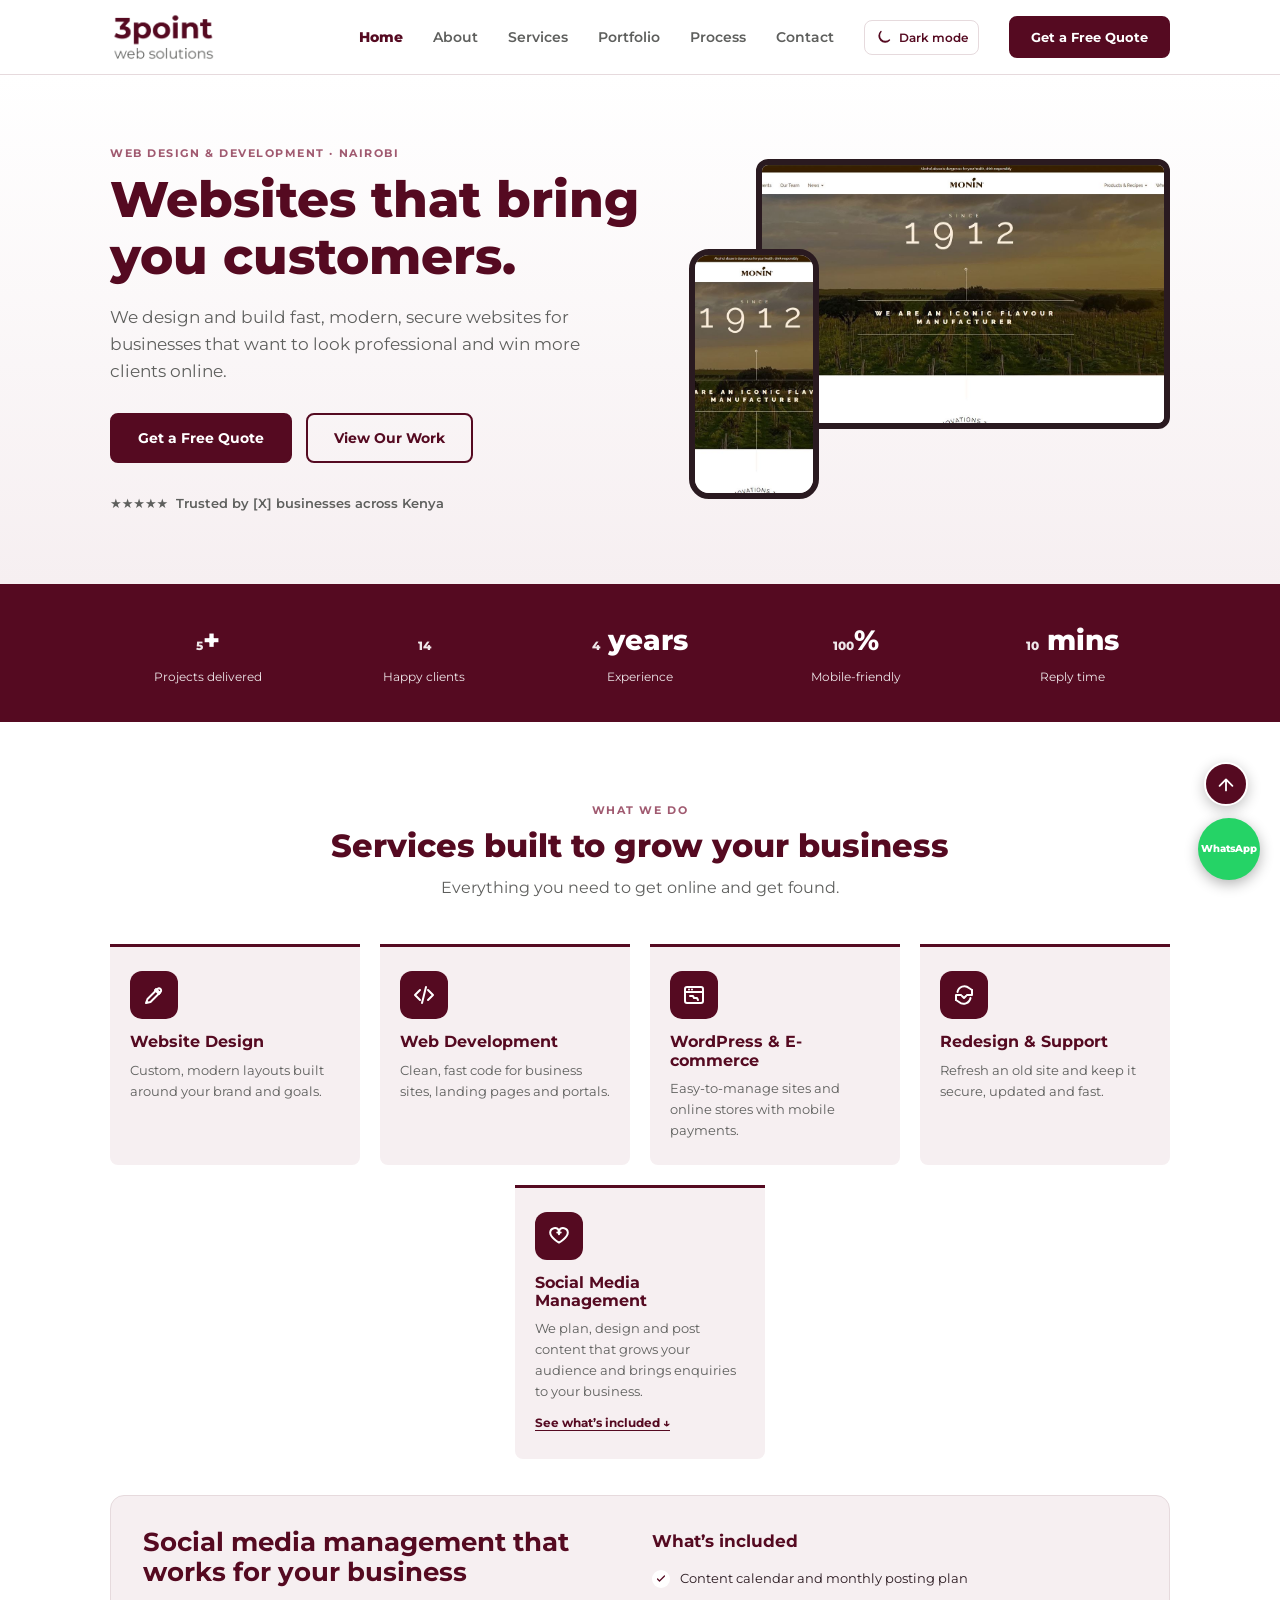
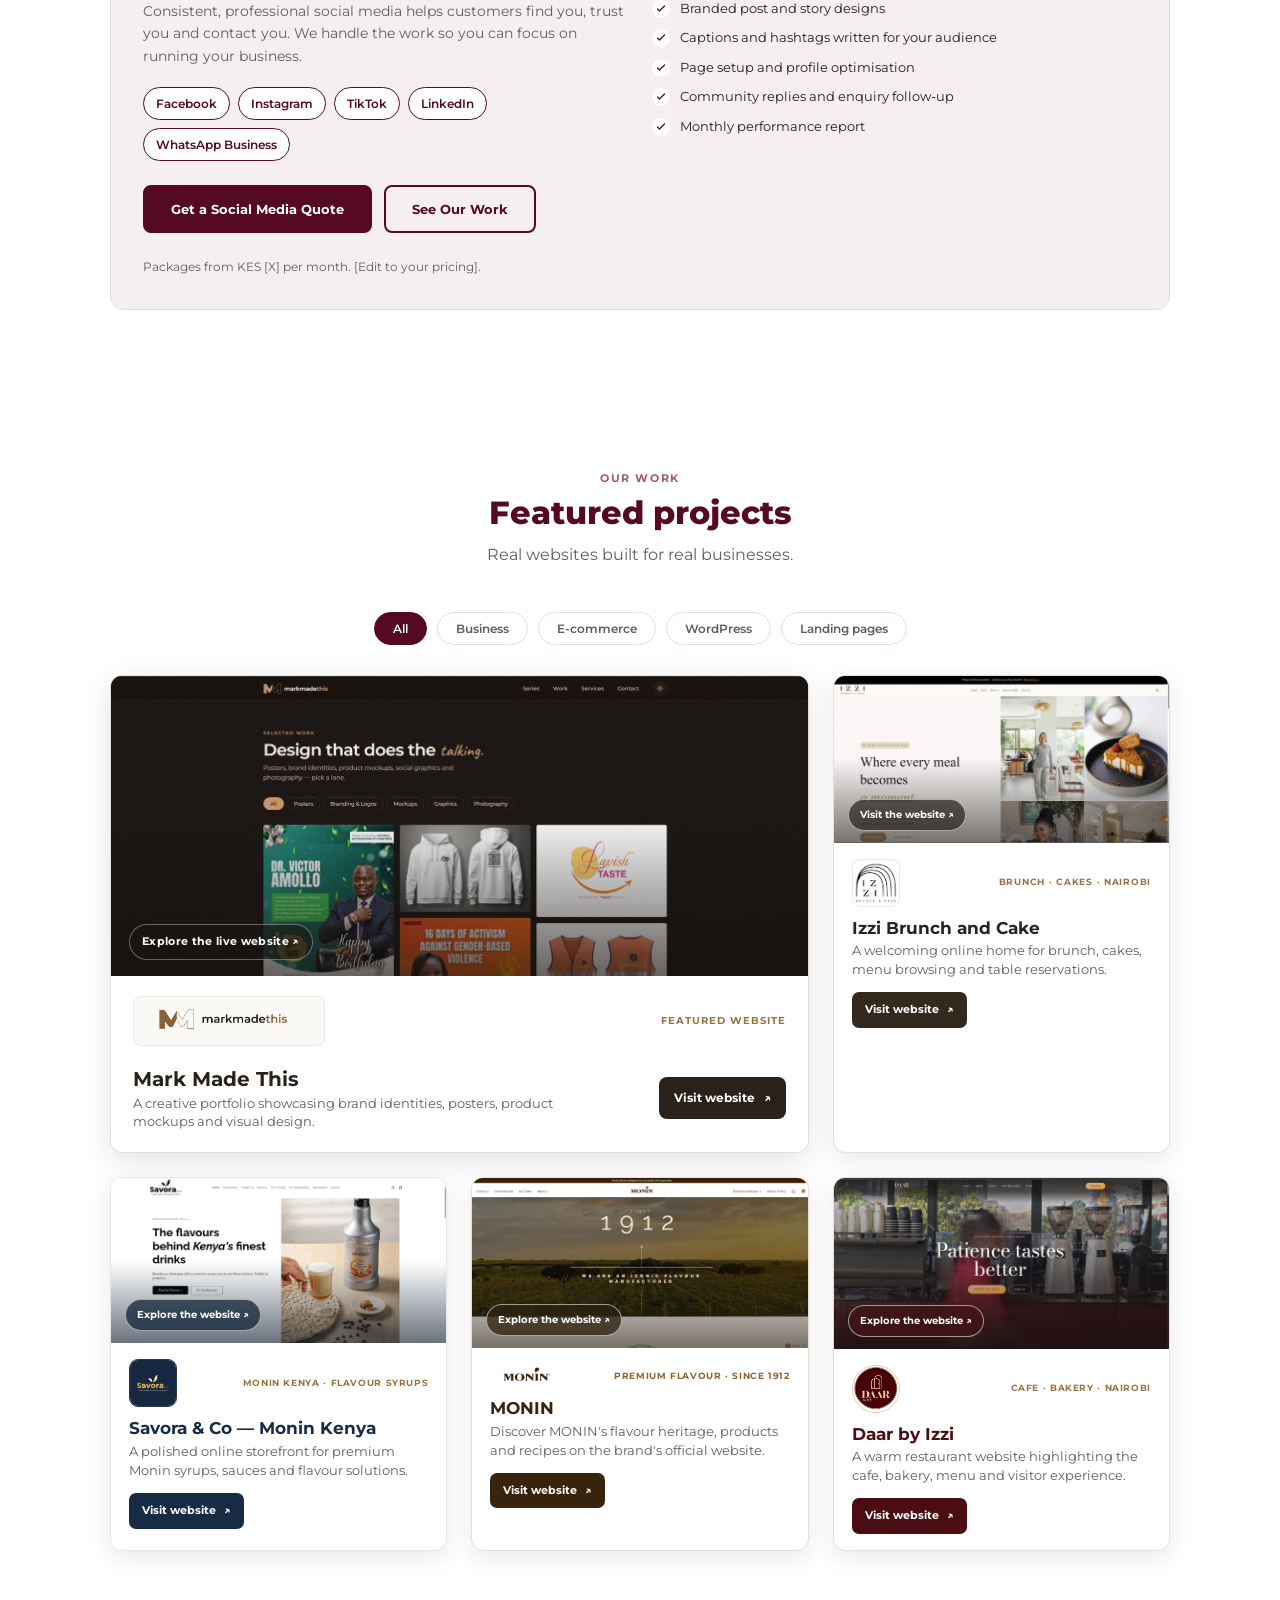
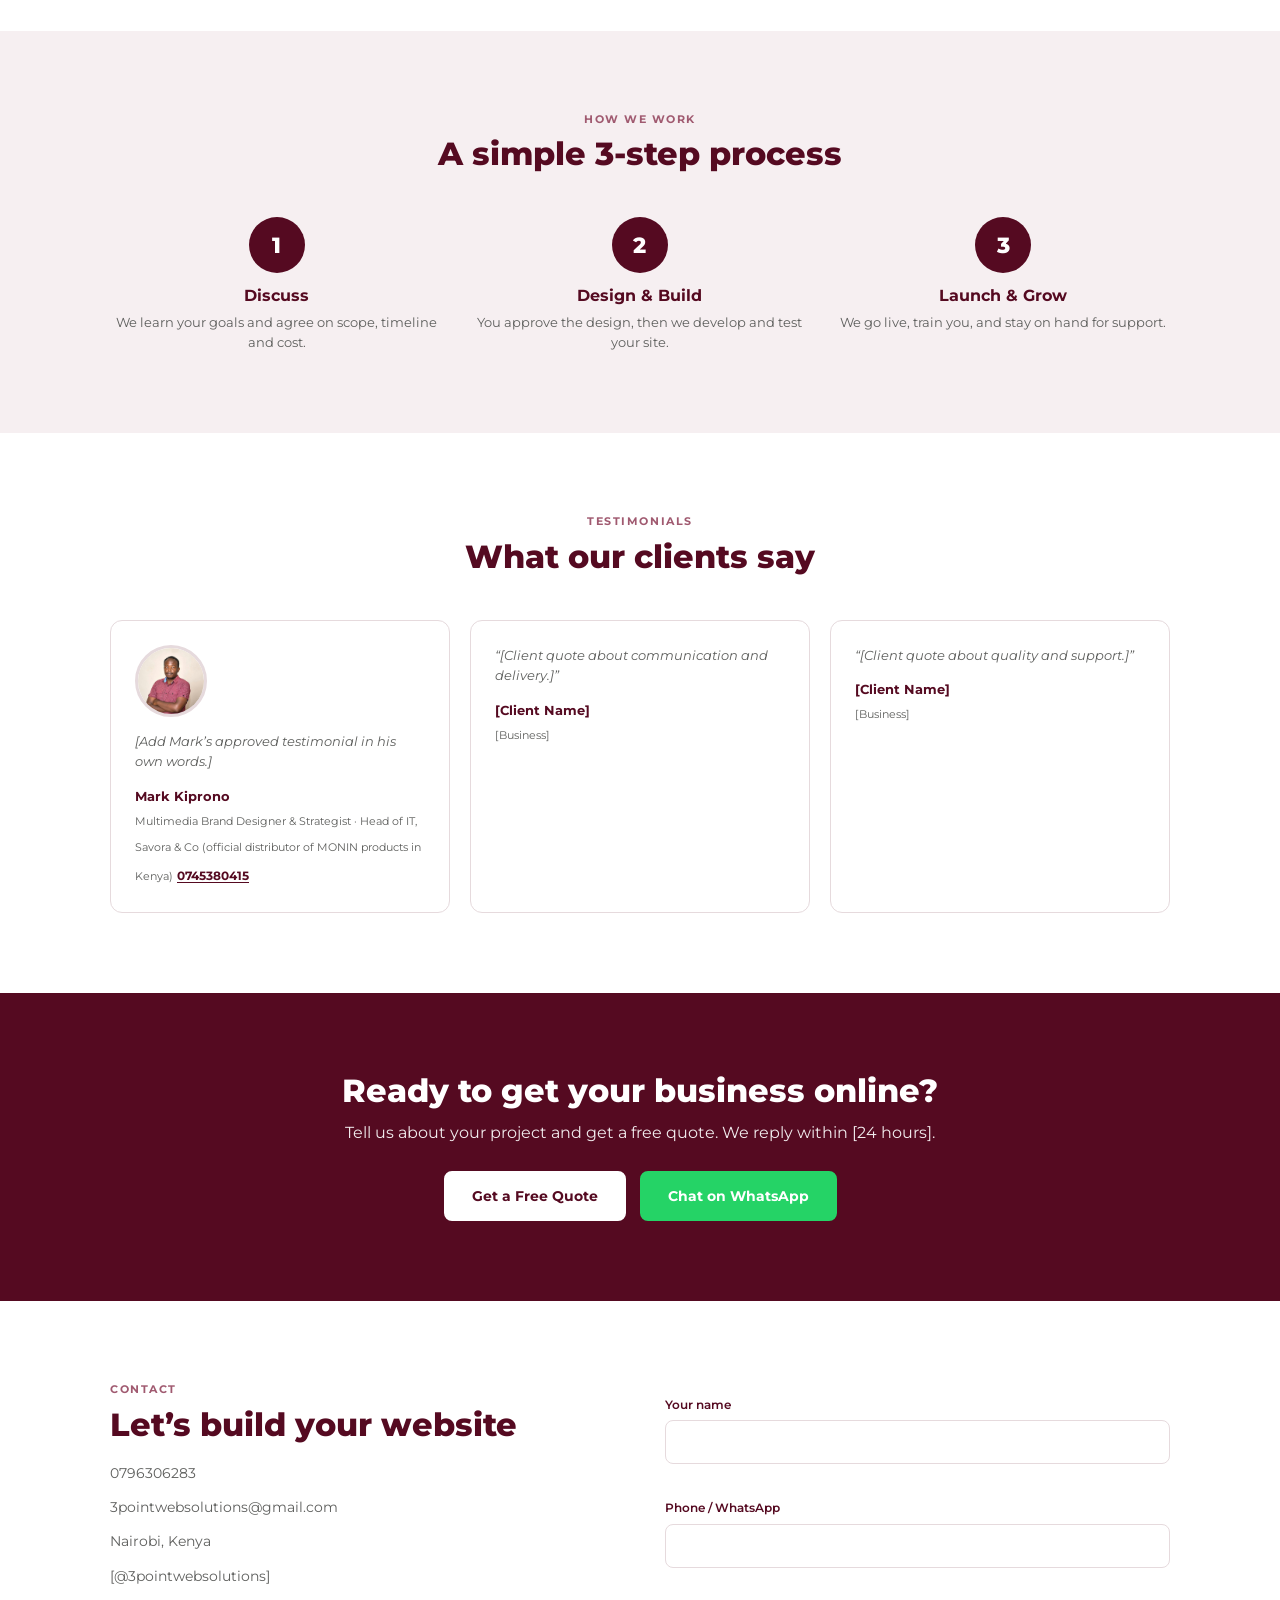
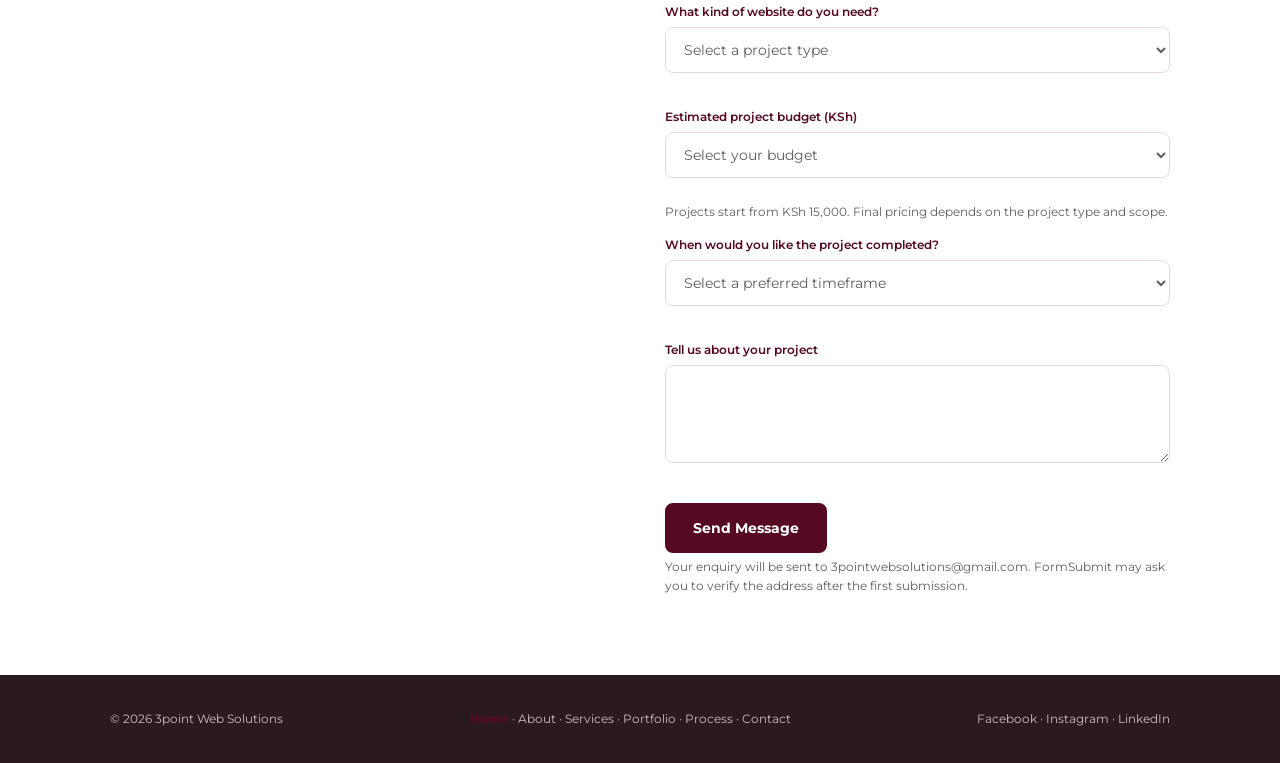
<file: 3point web/index.html>
<!DOCTYPE html>
<html lang="en">
<head>
<meta charset="utf-8">
<meta name="viewport" content="width=device-width, initial-scale=1">
<title>3point Web Solutions | Web Design &amp; Development in Nairobi</title>
<meta name="description" content="3point Web Solutions builds fast, modern, secure websites for businesses in Nairobi and across Kenya. Get a free quote today.">
<meta property="og:title" content="3point Web Solutions">
<meta property="og:description" content="Websites that bring you customers.">
<meta property="og:type" content="website">
<link rel="icon" href="logo.png">
<link rel="preconnect" href="https://fonts.googleapis.com">
<link rel="preconnect" href="https://fonts.gstatic.com" crossorigin>
<link href="https://fonts.googleapis.com/css2?family=Montserrat:wght@400;500;600;700;800&display=swap" rel="stylesheet">
<link rel="stylesheet" href="styles.css">
</head>
<body>
<header class="hdr" id="top">
  <div class="wrap hdr-in">
    <a href="/#top"><img src="logo.png" alt="3point Web Solutions logo" class="logo"></a>
    <button class="burger" type="button" aria-label="Toggle menu" aria-expanded="false" aria-controls="nav"><span></span><span></span><span></span></button>
    <nav id="nav" aria-label="Main">
      <a href="/#top" aria-current="page">Home</a><a href="/about/">About</a><a href="/#services">Services</a><a href="/#portfolio">Portfolio</a><a href="/#process">Process</a><a href="/#contact">Contact</a>
      <button class="theme-toggle" type="button" aria-label="Switch to dark mode" aria-pressed="false"><svg class="theme-moon" viewBox="0 0 24 24" aria-hidden="true"><path d="M20.5 15.5A8.5 8.5 0 0 1 8.5 3.5 8.5 8.5 0 1 0 20.5 15.5Z"/></svg><svg class="theme-sun" viewBox="0 0 24 24" aria-hidden="true"><circle cx="12" cy="12" r="4"/><path d="M12 2v2m0 16v2M4.93 4.93l1.42 1.42m11.3 11.3 1.42 1.42M2 12h2m16 0h2M4.93 19.07l1.42-1.42m11.3-11.3 1.42-1.42"/></svg><span>Dark mode</span></button>
      <a href="/#contact" class="btn nav-cta">Get a Free Quote</a>
    </nav>
  </div>
</header>

<main>
<!-- 1. HERO -->
<section class="hero">
  <div class="wrap hero-in">
    <div class="rv">
      <p class="lbl">Web design &amp; development · Nairobi</p>
      <h1>Websites that bring you customers.</h1>
      <p class="lead">We design and build fast, modern, secure websites for businesses that want to look professional and win more clients online.</p>
      <div class="btns"><a href="#contact" class="btn">Get a Free Quote</a><a href="#portfolio" class="btn btn-o">View Our Work</a></div>
      <p class="proof">★★★★★ &nbsp;Trusted by [X] businesses across Kenya</p>
    </div>
    <div class="devices rv" aria-hidden="true">
      <div class="dsk shot"><img src="monin-screenshot.jpg" alt="" width="1400" height="711" fetchpriority="high" decoding="async"></div>
      <div class="phn shot"><img src="monin-screenshot.jpg" alt="" width="1400" height="711" fetchpriority="high" decoding="async"></div>
    </div>
  </div>
</section>

<!-- 2. STATS -->
<section class="stats"><div class="wrap stats-in">
  <div><b><span data-count="5">5</span>+</b><span>Projects delivered</span></div>
  <div><b><span data-count="14">14</span></b><span>Happy clients</span></div>
  <div><b><span data-count="4">4</span> years</b><span>Experience</span></div>
  <div><b><span data-count="100">100</span>%</b><span>Mobile-friendly</span></div>
  <div><b><span data-count="10">10</span> mins</b><span>Reply time</span></div>
</div></section>

<!-- 3. SERVICES -->
<section class="sec services" id="services"><div class="wrap">
  <div class="head rv"><p class="lbl">What we do</p><h2>Services built to grow your business</h2><p>Everything you need to get online and get found.</p></div>
  <div class="cards">
    <article class="card rv"><div class="ic"><svg viewBox="0 0 24 24" fill="none" stroke="currentColor" stroke-width="2" stroke-linecap="round" stroke-linejoin="round" aria-hidden="true"><path d="m14 6 4 4M4 20l4.5-1 10-10a2.1 2.1 0 0 0-3-3l-10 10L4 20Z"/><path d="m13 7 4 4"/></svg></div><h3>Website Design</h3><p>Custom, modern layouts built around your brand and goals.</p></article>
    <article class="card rv"><div class="ic"><svg viewBox="0 0 24 24" fill="none" stroke="currentColor" stroke-width="2" stroke-linecap="round" stroke-linejoin="round" aria-hidden="true"><path d="m8 7-5 5 5 5M16 7l5 5-5 5M14 4l-4 16"/></svg></div><h3>Web Development</h3><p>Clean, fast code for business sites, landing pages and portals.</p></article>
    <article class="card rv"><div class="ic"><svg viewBox="0 0 24 24" fill="none" stroke="currentColor" stroke-width="2" stroke-linecap="round" stroke-linejoin="round" aria-hidden="true"><rect x="3" y="4" width="18" height="16" rx="2"/><path d="M3 9h18M7 6.5h.01M10 6.5h.01M8 13h3l1 2h3l1 2"/></svg></div><h3>WordPress &amp; E-commerce</h3><p>Easy-to-manage sites and online stores with mobile payments.</p></article>
    <article class="card rv"><div class="ic"><svg viewBox="0 0 24 24" fill="none" stroke="currentColor" stroke-width="2" stroke-linecap="round" stroke-linejoin="round" aria-hidden="true"><path d="M20 7v5h-5M4 17v-5h5"/><path d="M5.5 9A7 7 0 0 1 17 5l3 2M4 17l3 2a7 7 0 0 0 11.5-4"/><path d="m14 13-2 2-2-2"/></svg></div><h3>Redesign &amp; Support</h3><p>Refresh an old site and keep it secure, updated and fast.</p></article>
    <article class="card rv"><div class="ic"><svg viewBox="0 0 24 24" fill="none" stroke="currentColor" stroke-width="2" stroke-linecap="round" stroke-linejoin="round" aria-hidden="true"><path d="M20.8 8.6c0 5.2-8.8 10-8.8 10S3.2 13.8 3.2 8.6a4.6 4.6 0 0 1 8.8-1.8 4.6 4.6 0 0 1 8.8 1.8Z"/><path d="M12 6.8v3.4m-1.7-1.7h3.4"/></svg></div><h3>Social Media Management</h3><p>We plan, design and post content that grows your audience and brings enquiries to your business.</p><a class="social-card-link" href="#social-details">See what’s included ↓</a></article>
  </div>
  <div class="social-details" id="social-details">
    <div class="social-overview">
      <h3>Social media management that works for your business</h3>
      <p>Consistent, professional social media helps customers find you, trust you and contact you. We handle the work so you can focus on running your business.</p>
      <ul class="social-platforms" aria-label="Platforms">
        <li>Facebook</li><li>Instagram</li><li>TikTok</li><li>LinkedIn</li><li>WhatsApp Business</li>
      </ul>
    </div>
    <div class="social-included">
      <h4>What’s included</h4>
      <ul>
        <li><svg viewBox="0 0 24 24" aria-hidden="true"><path d="m5 12 4 4L19 6"/></svg>Content calendar and monthly posting plan</li>
        <li><svg viewBox="0 0 24 24" aria-hidden="true"><path d="m5 12 4 4L19 6"/></svg>Branded post and story designs</li>
        <li><svg viewBox="0 0 24 24" aria-hidden="true"><path d="m5 12 4 4L19 6"/></svg>Captions and hashtags written for your audience</li>
        <li><svg viewBox="0 0 24 24" aria-hidden="true"><path d="m5 12 4 4L19 6"/></svg>Page setup and profile optimisation</li>
        <li><svg viewBox="0 0 24 24" aria-hidden="true"><path d="m5 12 4 4L19 6"/></svg>Community replies and enquiry follow-up</li>
        <li><svg viewBox="0 0 24 24" aria-hidden="true"><path d="m5 12 4 4L19 6"/></svg>Monthly performance report</li>
      </ul>
    </div>
    <div class="social-actions">
      <a class="btn" id="social-quote" href="#contact">Get a Social Media Quote</a>
      <a class="btn btn-o" href="#portfolio">See Our Work</a>
    </div>
    <p class="social-pricing">Packages from KES [X] per month. [Edit to your pricing].</p>
  </div>
</div></section>

<!-- 4. PORTFOLIO -->
<section class="sec" id="portfolio"><div class="wrap">
  <div class="head rv"><p class="lbl">Our work</p><h2>Featured projects</h2><p>Real websites built for real businesses.</p></div>
  <div class="filters" role="group" aria-label="Filter projects">
    <button class="on" data-f="all">All</button><button data-f="business">Business</button><button data-f="ecommerce">E-commerce</button><button data-f="wordpress">WordPress</button><button data-f="landing">Landing pages</button>
  </div>
  <div class="grid">
    <article class="proj feat proj-mark" data-cat="business">
      <a class="mark-shot-link" href="https://markmadethiswork.com/" target="_blank" rel="noopener noreferrer" aria-label="Visit the Mark Made This website (opens in a new tab)">
        <div class="shot"><img src="markmadethis-screenshot.jpg" alt="Mark Made This creative portfolio website" width="1400" height="725" loading="lazy" decoding="async"><span>Explore the live website ↗</span></div>
      </a>
      <div class="pt">
        <div class="mark-brand"><span class="mark-logo-wrap"><img class="mark-logo" src="markmadethis-logo.png" alt="Mark Made This"></span><small>FEATURED WEBSITE</small></div>
        <div><h3>Mark Made This</h3><p>A creative portfolio showcasing brand identities, posters, product mockups and visual design.</p></div>
        <a class="mark-visit" href="https://markmadethiswork.com/" target="_blank" rel="noopener noreferrer">Visit website <span aria-hidden="true">↗</span></a>
      </div>
    </article>
    <article class="proj proj-izzi" data-cat="ecommerce">
      <a class="izzi-shot-link" href="https://izzibrunchandcake.com/" target="_blank" rel="noopener noreferrer" aria-label="Visit the Izzi Brunch and Cake website (opens in a new tab)">
        <div class="shot"><img src="izzi-screenshot.jpg" alt="Izzi Brunch and Cake website homepage" width="1400" height="697" loading="lazy" decoding="async"><span>Visit the website ↗</span></div>
      </a>
      <div class="pt">
        <div class="izzi-brand"><img src="izzi-logo.jpg" alt="Izzi Brunch and Cake logo" width="420" height="402" loading="lazy" decoding="async"><small>BRUNCH · CAKES · NAIROBI</small></div>
        <h3>Izzi Brunch and Cake</h3>
        <p>A welcoming online home for brunch, cakes, menu browsing and table reservations.</p>
        <a class="izzi-visit" href="https://izzibrunchandcake.com/" target="_blank" rel="noopener noreferrer">Visit website <span aria-hidden="true">↗</span></a>
      </div>
    </article>
    <article class="proj proj-savora" data-cat="ecommerce">
      <a class="savora-shot-link" href="https://moninkenya.com/" target="_blank" rel="noopener noreferrer" aria-label="Visit the Savora and Co Monin Kenya website (opens in a new tab)">
        <div class="shot"><img src="savora-screenshot.jpg" alt="Savora and Co Monin Kenya website homepage" width="1400" height="690" loading="lazy" decoding="async"><span>Explore the website ↗</span></div>
      </a>
      <div class="pt">
        <div class="savora-brand"><img src="savora-logo.jpg" alt="Savora and Co logo" width="380" height="310" loading="lazy" decoding="async"><small>MONIN KENYA · FLAVOUR SYRUPS</small></div>
        <h3>Savora &amp; Co — Monin Kenya</h3>
        <p>A polished online storefront for premium Monin syrups, sauces and flavour solutions.</p>
        <a class="savora-visit" href="https://moninkenya.com/" target="_blank" rel="noopener noreferrer">Visit website <span aria-hidden="true">↗</span></a>
      </div>
    </article>
    <article class="proj proj-monin" data-cat="business">
      <a class="monin-shot-link" href="https://www.monin.com/" target="_blank" rel="noopener noreferrer" aria-label="Visit the MONIN website (opens in a new tab)">
        <div class="shot"><img src="monin-screenshot.jpg" alt="MONIN official website homepage" width="1400" height="711" loading="lazy" decoding="async"><span>Explore the website ↗</span></div>
      </a>
      <div class="pt">
        <div class="monin-brand"><img src="monin logo.gif" alt="MONIN logo" width="195" height="62" loading="lazy" decoding="async"><small>PREMIUM FLAVOUR · SINCE 1912</small></div>
        <h3>MONIN</h3>
        <p>Discover MONIN's flavour heritage, products and recipes on the brand's official website.</p>
        <a class="monin-visit" href="https://www.monin.com/" target="_blank" rel="noopener noreferrer">Visit website <span aria-hidden="true">↗</span></a>
      </div>
    </article>
    <article class="proj proj-daar" data-cat="business">
      <a class="daar-shot-link" href="https://daarbyizzi.com/" target="_blank" rel="noopener noreferrer" aria-label="Visit the Daar by Izzi website (opens in a new tab)">
        <div class="shot"><img src="daar-screenshot.jpg" alt="Daar by Izzi restaurant website homepage" width="1400" height="712" loading="lazy" decoding="async"><span>Explore the website ↗</span></div>
      </a>
      <div class="pt">
        <div class="daar-brand"><img src="daar-logo.jpg" alt="Daar by Izzi logo" width="360" height="345" loading="lazy" decoding="async"><small>CAFE · BAKERY · NAIROBI</small></div>
        <h3>Daar by Izzi</h3>
        <p>A warm restaurant website highlighting the cafe, bakery, menu and visitor experience.</p>
        <a class="daar-visit" href="https://daarbyizzi.com/" target="_blank" rel="noopener noreferrer">Visit website <span aria-hidden="true">↗</span></a>
      </div>
    </article>
  </div>
</div></section>

<!-- 5. PROCESS -->
<section class="sec blush" id="process"><div class="wrap">
  <div class="head rv"><p class="lbl">How we work</p><h2>A simple 3-step process</h2></div>
  <div class="steps">
    <div class="step rv"><span class="n">1</span><h3>Discuss</h3><p>We learn your goals and agree on scope, timeline and cost.</p></div>
    <div class="step rv"><span class="n">2</span><h3>Design &amp; Build</h3><p>You approve the design, then we develop and test your site.</p></div>
    <div class="step rv"><span class="n">3</span><h3>Launch &amp; Grow</h3><p>We go live, train you, and stay on hand for support.</p></div>
  </div>
</div></section>

<!-- 6. TESTIMONIALS -->
<section class="sec"><div class="wrap">
  <div class="head rv"><p class="lbl">Testimonials</p><h2>What our clients say</h2></div>
  <div class="tm">
    <blockquote class="q rv">
      <img class="testimonial-photo" src="mark.jpeg" alt="Portrait of Mark Kiprono" loading="lazy" decoding="async">
      <p>[Add Mark’s approved testimonial in his own words.]</p>
      <b>Mark Kiprono</b>
      <span>Multimedia Brand Designer &amp; Strategist · Head of IT, Savora &amp; Co (official distributor of MONIN products in Kenya)</span>
      <a class="testimonial-phone" href="tel:+254745380415">0745380415</a>
    </blockquote>
    <blockquote class="q rv"><p>“[Client quote about communication and delivery.]”</p><b>[Client Name]</b><span>[Business]</span></blockquote>
    <blockquote class="q rv"><p>“[Client quote about quality and support.]”</p><b>[Client Name]</b><span>[Business]</span></blockquote>
  </div>
</div></section>

<!-- 7. CTA -->
<section class="cta"><div class="wrap">
  <h2>Ready to get your business online?</h2>
  <p>Tell us about your project and get a free quote. We reply within [24 hours].</p>
  <div class="btns c"><a href="#contact" class="btn btn-w">Get a Free Quote</a><a href="https://wa.me/254796306283" class="btn btn-wa" target="_blank" rel="noopener">Chat on WhatsApp</a></div>
</div></section>

<!-- 8. CONTACT -->
<section class="sec" id="contact"><div class="wrap cols">
  <div>
    <p class="lbl">Contact</p><h2>Let’s build your website</h2>
    <ul class="info"><li><a href="tel:+254796306283">0796306283</a></li><li><a href="mailto:3pointwebsolutions@gmail.com">3pointwebsolutions@gmail.com</a></li><li>Nairobi, Kenya</li><li>[@3pointwebsolutions]</li></ul>
  </div>
  <form id="form" action="https://formsubmit.co/3pointwebsolutions@gmail.com" method="POST" novalidate>
    <input type="hidden" name="_subject" value="New website project enquiry">
    <input type="text" name="_honey" hidden tabindex="-1" autocomplete="off">
    <label for="name">Your name</label><input id="name" name="name" autocomplete="name" required>
    <small class="err" data-for="name"></small>
    <label for="phone">Phone / WhatsApp</label><input id="phone" name="phone" type="tel" autocomplete="tel" required>
    <small class="err" data-for="phone"></small>
    <label for="projectType">What kind of website do you need?</label>
    <select id="projectType" name="projectType" required>
      <option value="">Select a project type</option>
      <option value="business">Business website</option>
      <option value="ecommerce">E-commerce / online store</option>
      <option value="landing">Landing page</option>
      <option value="wordpress">WordPress website</option>
      <option value="redesign">Website redesign or support</option>
      <option value="other">Something else</option>
    </select>
    <small class="err" data-for="projectType"></small>
    <label for="budget">Estimated project budget (KSh)</label>
    <select id="budget" name="budget" required>
      <option value="">Select your budget</option>
      <option value="15000-30000">15,000–30,000</option>
      <option value="30001-60000">30,001–60,000</option>
      <option value="60001-100000">60,001–100,000</option>
      <option value="100001-200000">100,001–200,000</option>
      <option value="200000+">Over 200,000</option>
      <option value="unsure">I'm not sure — please advise</option>
    </select>
    <small class="err" data-for="budget"></small>
    <p class="form-note">Projects start from KSh 15,000. Final pricing depends on the project type and scope.</p>
    <label for="timeline">When would you like the project completed?</label>
    <select id="timeline" name="timeline" required>
      <option value="">Select a preferred timeframe</option>
      <option value="1-2-weeks">Within 1–2 weeks</option>
      <option value="3-4-weeks">Within 3–4 weeks</option>
      <option value="1-2-months">Within 1–2 months</option>
      <option value="flexible">I'm flexible</option>
    </select>
    <small class="err" data-for="timeline"></small>
    <label for="msg">Tell us about your project</label><textarea id="msg" name="message" rows="4" required></textarea>
    <small class="err" data-for="msg"></small>
    <button class="btn" type="submit">Send Message</button>
    <p class="form-note">Your enquiry will be sent to 3pointwebsolutions@gmail.com. FormSubmit may ask you to verify the address after the first submission.</p>
    <p class="ok" id="ok" role="status" hidden>Thanks! Your message has been sent.</p>
  </form>
</div></section>
</main>

<!-- 10. FOOTER -->
<footer><div class="wrap ft">
  <span>© 2026 3point Web Solutions</span>
  <span><a href="/#top" aria-current="page">Home</a> · <a href="/about/">About</a> · <a href="/#services">Services</a> · <a href="/#portfolio">Portfolio</a> · <a href="/#process">Process</a> · <a href="/#contact">Contact</a></span>
  <span><a href="#">Facebook</a> · <a href="#">Instagram</a> · <a href="#">LinkedIn</a></span>
</div></footer>

<a href="#top" class="back-top" aria-label="Back to top" title="Back to top"><svg viewBox="0 0 24 24" aria-hidden="true"><path d="m5 14 7-7 7 7M12 7v12"/></svg></a>
<a href="https://wa.me/254796306283" class="wa" target="_blank" rel="noopener" aria-label="Chat on WhatsApp">WhatsApp</a>
<script src="script.js"></script>
</body>
</html>
</file>
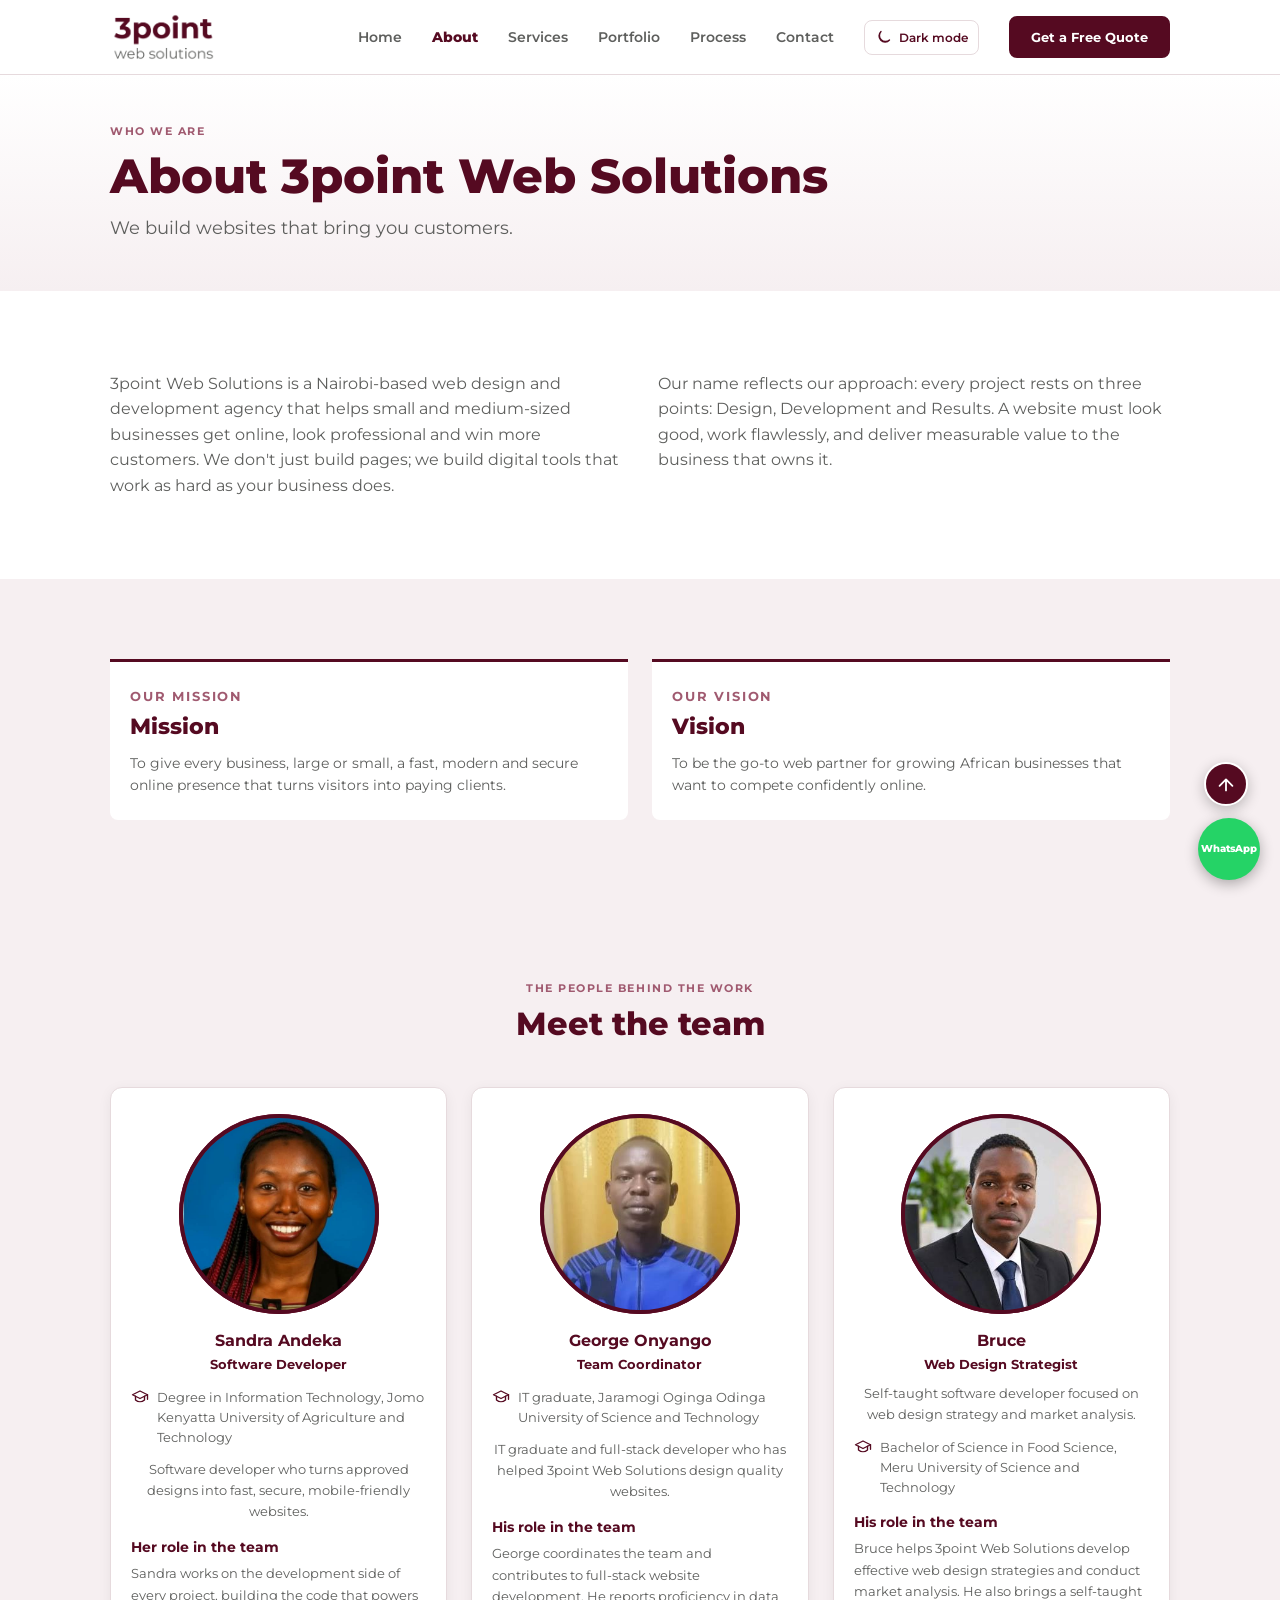
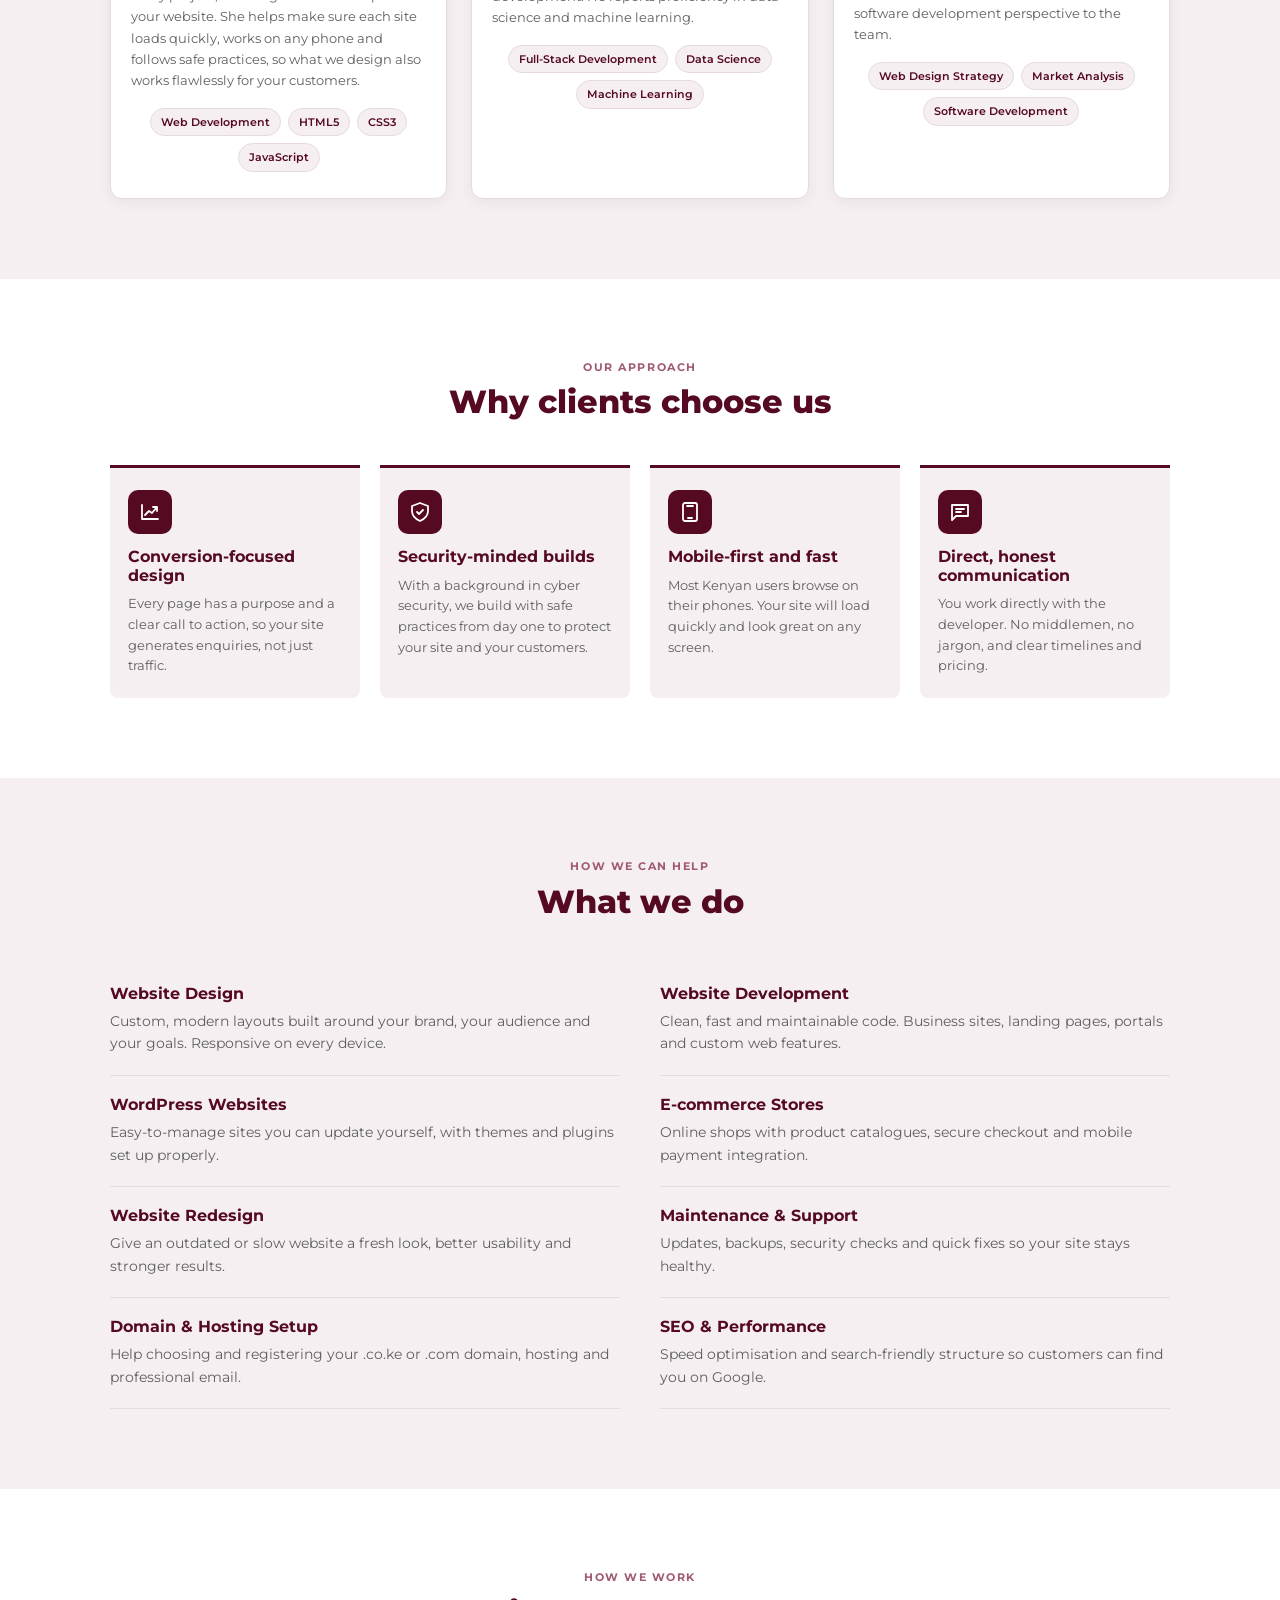
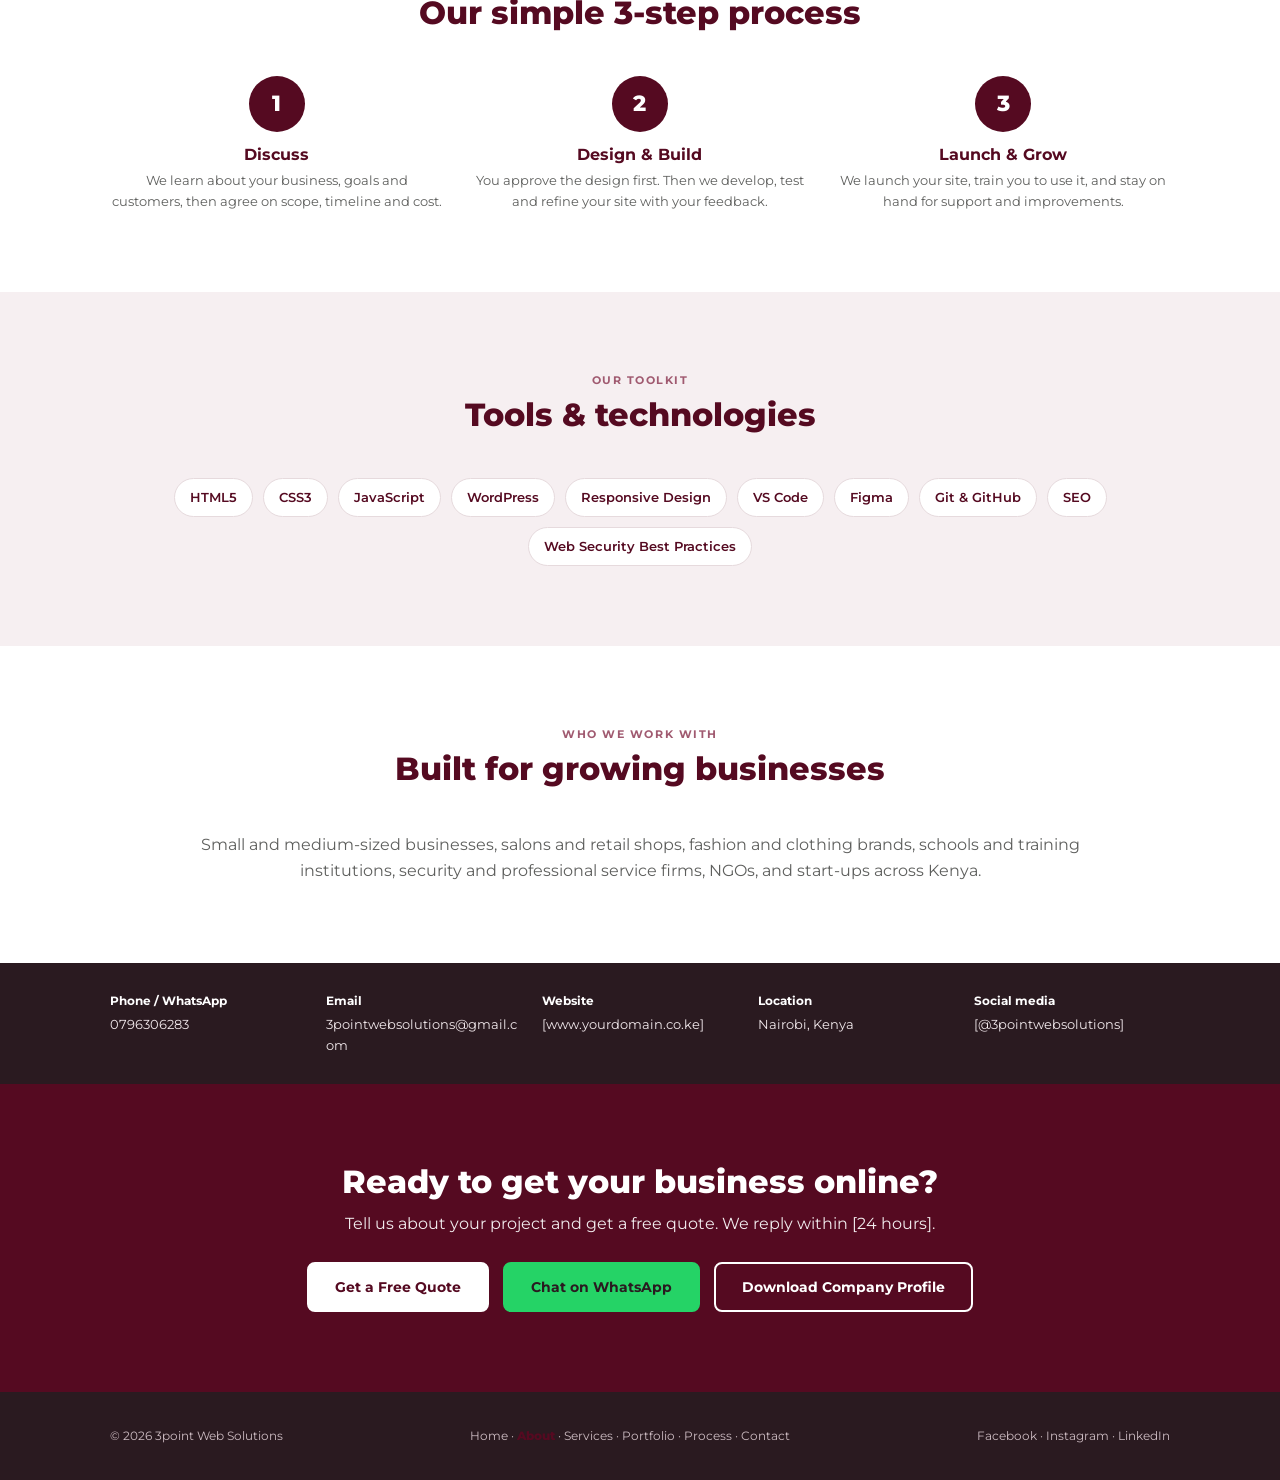
<file: 3point web/about/index.html>
<!DOCTYPE html>
<html lang="en">
<head>
<meta charset="utf-8">
<meta name="viewport" content="width=device-width, initial-scale=1">
<title>About | 3point Web Solutions</title>
<meta name="description" content="Learn about 3point Web Solutions, a Nairobi-based web design and development agency helping businesses build a professional online presence.">
<meta property="og:title" content="About | 3point Web Solutions">
<meta property="og:description" content="We build websites that bring you customers.">
<meta property="og:type" content="website">
<link rel="icon" href="../logo.png">
<link rel="preconnect" href="https://fonts.googleapis.com">
<link rel="preconnect" href="https://fonts.gstatic.com" crossorigin>
<link href="https://fonts.googleapis.com/css2?family=Montserrat:wght@400;500;600;700;800&display=swap" rel="stylesheet">
<link rel="stylesheet" href="../styles.css">
</head>
<body>
<header class="hdr" id="top">
  <div class="wrap hdr-in">
    <a href="/#top"><img src="../logo.png" alt="3point Web Solutions logo" class="logo"></a>
    <button class="burger" type="button" aria-label="Toggle menu" aria-expanded="false" aria-controls="nav"><span></span><span></span><span></span></button>
    <nav id="nav" aria-label="Main">
      <a href="/#top">Home</a><a href="/about/" aria-current="page">About</a><a href="/#services">Services</a><a href="/#portfolio">Portfolio</a><a href="/#process">Process</a><a href="/#contact">Contact</a>
      <button class="theme-toggle" type="button" aria-label="Switch to dark mode" aria-pressed="false"><svg class="theme-moon" viewBox="0 0 24 24" aria-hidden="true"><path d="M20.5 15.5A8.5 8.5 0 0 1 8.5 3.5 8.5 8.5 0 1 0 20.5 15.5Z"/></svg><svg class="theme-sun" viewBox="0 0 24 24" aria-hidden="true"><circle cx="12" cy="12" r="4"/><path d="M12 2v2m0 16v2M4.93 4.93l1.42 1.42m11.3 11.3 1.42 1.42M2 12h2m16 0h2M4.93 19.07l1.42-1.42m11.3-11.3 1.42-1.42"/></svg><span>Dark mode</span></button>
      <a href="/#contact" class="btn nav-cta">Get a Free Quote</a>
    </nav>
  </div>
</header>

<main>
  <section class="about-banner">
    <div class="wrap">
      <p class="lbl">Who we are</p>
      <h1>About 3point Web Solutions</h1>
      <p>We build websites that bring you customers.</p>
    </div>
  </section>

  <section class="sec about-intro">
    <div class="wrap about-intro-grid">
      <p>3point Web Solutions is a Nairobi-based web design and development agency that helps small and medium-sized businesses get online, look professional and win more customers. We don't just build pages; we build digital tools that work as hard as your business does.</p>
      <p>Our name reflects our approach: every project rests on three points: Design, Development and Results. A website must look good, work flawlessly, and deliver measurable value to the business that owns it.</p>
    </div>
  </section>

  <section class="sec blush about-purpose">
    <div class="wrap about-purpose-grid">
      <article class="card">
        <p class="lbl">Our mission</p>
        <h2>Mission</h2>
        <p>To give every business, large or small, a fast, modern and secure online presence that turns visitors into paying clients.</p>
      </article>
      <article class="card">
        <p class="lbl">Our vision</p>
        <h2>Vision</h2>
        <p>To be the go-to web partner for growing African businesses that want to compete confidently online.</p>
      </article>
    </div>
  </section>

  <section class="sec blush about-team">
    <div class="wrap">
      <div class="head">
        <p class="lbl">The people behind the work</p>
        <h2>Meet the team</h2>
      </div>
      <!-- Add square team photos in assets/images/ (at least 600x600); they will replace the placeholders automatically. -->
      <div class="about-team-grid">
        <article class="about-team-card">
          <div class="team-photo">
            <div class="team-photo-fallback"><span>SA</span><svg viewBox="0 0 24 24" aria-hidden="true"><path d="M4 7h3l1.5-2h7L17 7h3v12H4z"/><circle cx="12" cy="13" r="3.5"/></svg></div>
            <img src="../sandra.jpeg" alt="Portrait of Sandra Andeka" onerror="this.remove()">
          </div>
          <h3>Sandra Andeka</h3>
          <p class="team-role">Software Developer</p>
          <p class="sandra-education"><svg viewBox="0 0 24 24" aria-hidden="true"><path d="m2 9 10-5 10 5-10 5L2 9Z"/><path d="M6 11v5c3.5 3 8.5 3 12 0v-5M22 9v6"/></svg>Degree in Information Technology, Jomo Kenyatta University of Agriculture and Technology</p>
          <p>Software developer who turns approved designs into fast, secure, mobile-friendly websites.</p>
          <div class="sandra-role">
            <h4>Her role in the team</h4>
            <p>Sandra works on the development side of every project, building the code that powers your website. She helps make sure each site loads quickly, works on any phone and follows safe practices, so what we design also works flawlessly for your customers.</p>
          </div>
          <ul class="sandra-skills" aria-label="Skills">
            <li>Web Development</li><li>HTML5</li><li>CSS3</li><li>JavaScript</li>
          </ul>
        </article>
        <article class="about-team-card">
          <div class="team-photo">
            <div class="team-photo-fallback"><span>GO</span><svg viewBox="0 0 24 24" aria-hidden="true"><path d="M4 7h3l1.5-2h7L17 7h3v12H4z"/><circle cx="12" cy="13" r="3.5"/></svg></div>
            <img src="../george-onyango.jpg" alt="Portrait of George Onyango" onerror="this.remove()">
          </div>
          <h3>George Onyango</h3>
          <p class="team-role">Team Coordinator</p>
          <p class="sandra-education"><svg viewBox="0 0 24 24" aria-hidden="true"><path d="m2 9 10-5 10 5-10 5L2 9Z"/><path d="M6 11v5c3.5 3 8.5 3 12 0v-5M22 9v6"/></svg>IT graduate, Jaramogi Oginga Odinga University of Science and Technology</p>
          <p>IT graduate and full-stack developer who has helped 3point Web Solutions design quality websites.</p>
          <div class="sandra-role">
            <h4>His role in the team</h4>
            <p>George coordinates the team and contributes to full-stack website development. He reports proficiency in data science and machine learning.</p>
          </div>
          <ul class="sandra-skills" aria-label="Skills">
            <li>Full-Stack Development</li><li>Data Science</li><li>Machine Learning</li>
          </ul>
        </article>
        <article class="about-team-card">
          <div class="team-photo">
            <div class="team-photo-fallback"><span>BM</span><svg viewBox="0 0 24 24" aria-hidden="true"><path d="M4 7h3l1.5-2h7L17 7h3v12H4z"/><circle cx="12" cy="13" r="3.5"/></svg></div>
            <img src="../bruce.jpg" alt="Portrait of Bruce" onerror="this.remove()">
          </div>
          <h3>Bruce</h3>
          <p class="team-role">Web Design Strategist</p>
          <p>Self-taught software developer focused on web design strategy and market analysis.</p>
          <p class="sandra-education"><svg viewBox="0 0 24 24" aria-hidden="true"><path d="m2 9 10-5 10 5-10 5L2 9Z"/><path d="M6 11v5c3.5 3 8.5 3 12 0v-5M22 9v6"/></svg>Bachelor of Science in Food Science, Meru University of Science and Technology</p>
          <div class="sandra-role">
            <h4>His role in the team</h4>
            <p>Bruce helps 3point Web Solutions develop effective web design strategies and conduct market analysis. He also brings a self-taught software development perspective to the team.</p>
          </div>
          <ul class="sandra-skills" aria-label="Skills">
            <li>Web Design Strategy</li><li>Market Analysis</li><li>Software Development</li>
          </ul>
        </article>
      </div>
    </div>
  </section>

  <section class="sec about-why">
    <div class="wrap">
      <div class="head"><p class="lbl">Our approach</p><h2>Why clients choose us</h2></div>
      <div class="about-reasons-grid">
        <article class="card"><div class="ic"><svg viewBox="0 0 24 24" aria-hidden="true"><path d="M4 19V5m0 14h16M7 15l4-4 3 2 5-6M15 7h4v4"/></svg></div><h3>Conversion-focused design</h3><p>Every page has a purpose and a clear call to action, so your site generates enquiries, not just traffic.</p></article>
        <article class="card"><div class="ic"><svg viewBox="0 0 24 24" aria-hidden="true"><path d="M12 3 20 6v5c0 5-3.5 8-8 10-4.5-2-8-5-8-10V6z"/><path d="m9 12 2 2 4-4"/></svg></div><h3>Security-minded builds</h3><p>With a background in cyber security, we build with safe practices from day one to protect your site and your customers.</p></article>
        <article class="card"><div class="ic"><svg viewBox="0 0 24 24" aria-hidden="true"><rect x="5" y="3" width="14" height="18" rx="2"/><path d="M9 6h6M10 18h4"/></svg></div><h3>Mobile-first and fast</h3><p>Most Kenyan users browse on their phones. Your site will load quickly and look great on any screen.</p></article>
        <article class="card"><div class="ic"><svg viewBox="0 0 24 24" aria-hidden="true"><path d="M4 5h16v11H8l-4 4z"/><path d="M8 9h8M8 12h5"/></svg></div><h3>Direct, honest communication</h3><p>You work directly with the developer. No middlemen, no jargon, and clear timelines and pricing.</p></article>
      </div>
    </div>
  </section>

  <section class="sec blush about-services">
    <div class="wrap">
      <div class="head"><p class="lbl">How we can help</p><h2>What we do</h2></div>
      <div class="about-services-grid">
        <article><h3>Website Design</h3><p>Custom, modern layouts built around your brand, your audience and your goals. Responsive on every device.</p></article>
        <article><h3>Website Development</h3><p>Clean, fast and maintainable code. Business sites, landing pages, portals and custom web features.</p></article>
        <article><h3>WordPress Websites</h3><p>Easy-to-manage sites you can update yourself, with themes and plugins set up properly.</p></article>
        <article><h3>E-commerce Stores</h3><p>Online shops with product catalogues, secure checkout and mobile payment integration.</p></article>
        <article><h3>Website Redesign</h3><p>Give an outdated or slow website a fresh look, better usability and stronger results.</p></article>
        <article><h3>Maintenance &amp; Support</h3><p>Updates, backups, security checks and quick fixes so your site stays healthy.</p></article>
        <article><h3>Domain &amp; Hosting Setup</h3><p>Help choosing and registering your .co.ke or .com domain, hosting and professional email.</p></article>
        <article><h3>SEO &amp; Performance</h3><p>Speed optimisation and search-friendly structure so customers can find you on Google.</p></article>
      </div>
    </div>
  </section>

  <section class="sec about-process">
    <div class="wrap">
      <div class="head"><p class="lbl">How we work</p><h2>Our simple 3-step process</h2></div>
      <div class="steps">
        <article class="step"><span class="n">1</span><h3>Discuss</h3><p>We learn about your business, goals and customers, then agree on scope, timeline and cost.</p></article>
        <article class="step"><span class="n">2</span><h3>Design &amp; Build</h3><p>You approve the design first. Then we develop, test and refine your site with your feedback.</p></article>
        <article class="step"><span class="n">3</span><h3>Launch &amp; Grow</h3><p>We launch your site, train you to use it, and stay on hand for support and improvements.</p></article>
      </div>
    </div>
  </section>

  <section class="sec blush about-tools">
    <div class="wrap">
      <div class="head"><p class="lbl">Our toolkit</p><h2>Tools &amp; technologies</h2></div>
      <ul class="about-tags">
        <li>HTML5</li><li>CSS3</li><li>JavaScript</li><li>WordPress</li><li>Responsive Design</li><li>VS Code</li><li>Figma</li><li>Git &amp; GitHub</li><li>SEO</li><li>Web Security Best Practices</li>
      </ul>
    </div>
  </section>

  <section class="sec about-clients">
    <div class="wrap">
      <div class="head"><p class="lbl">Who we work with</p><h2>Built for growing businesses</h2></div>
      <p class="about-audience">Small and medium-sized businesses, salons and retail shops, fashion and clothing brands, schools and training institutions, security and professional service firms, NGOs, and start-ups across Kenya.</p>
    </div>
  </section>

  <section class="about-contact-strip">
    <div class="wrap about-contact-grid">
      <p><strong>Phone / WhatsApp</strong><span><a href="tel:+254796306283">0796306283</a></span></p>
      <p><strong>Email</strong><span><a href="mailto:3pointwebsolutions@gmail.com">3pointwebsolutions@gmail.com</a></span></p>
      <p><strong>Website</strong><span>[www.yourdomain.co.ke]</span></p>
      <p><strong>Location</strong><span>Nairobi, Kenya</span></p>
      <p><strong>Social media</strong><span>[@3pointwebsolutions]</span></p>
    </div>
  </section>

  <section class="cta about-cta">
    <div class="wrap">
      <h2>Ready to get your business online?</h2>
      <p>Tell us about your project and get a free quote. We reply within [24 hours].</p>
      <div class="btns c">
        <a href="/#contact" class="btn btn-w">Get a Free Quote</a>
        <a href="https://wa.me/254796306283" class="btn btn-wa" target="_blank" rel="noopener noreferrer">Chat on WhatsApp</a>
        <a href="../assets/3point-Web-Solutions-Company-Profile.pdf" class="btn about-profile-btn" download>Download Company Profile</a>
      </div>
    </div>
  </section>
</main>

<footer><div class="wrap ft">
  <span>© 2026 3point Web Solutions</span>
  <span><a href="/#top">Home</a> · <a href="/about/" aria-current="page">About</a> · <a href="/#services">Services</a> · <a href="/#portfolio">Portfolio</a> · <a href="/#process">Process</a> · <a href="/#contact">Contact</a></span>
  <span><a href="#">Facebook</a> · <a href="#">Instagram</a> · <a href="#">LinkedIn</a></span>
</div></footer>

<a href="#top" class="back-top" aria-label="Back to top" title="Back to top"><svg viewBox="0 0 24 24" aria-hidden="true"><path d="m5 14 7-7 7 7M12 7v12"/></svg></a>
<a href="https://wa.me/254796306283" class="wa" target="_blank" rel="noopener noreferrer" aria-label="Chat on WhatsApp">WhatsApp</a>
<script src="../script.js"></script>
</body>
</html>
</file>
<file: 3point web/styles.css>
:root{--maroon:#550A21;--maroon-light:#7A1A38;--gray:#5E5F5D;--blush:#F6EFF1;--border:#E6DADD;--dark:#2A1A20;--whatsapp:#25D366;--white:#fff;--pink:#A05A70}
*{box-sizing:border-box;margin:0;padding:0}
html{scroll-behavior:smooth;scroll-padding-top:80px}
body{font-family:Montserrat,system-ui,sans-serif;color:var(--gray);line-height:1.6;background:#fff}
img{max-width:100%;display:block}a{color:inherit;text-decoration:none}
:focus-visible{outline:3px solid var(--maroon-light);outline-offset:3px}
.wrap{max-width:1100px;margin:0 auto;padding:0 20px}
h1,h2,h3{color:var(--maroon);line-height:1.15;font-weight:800}
h2{font-size:clamp(24px,4vw,32px)}h3{font-size:16px;font-weight:700}
.lbl{font-size:11px;font-weight:700;letter-spacing:.14em;text-transform:uppercase;color:var(--pink);margin-bottom:8px}
.btn{display:inline-block;padding:14px 26px;border-radius:8px;font:700 14px Montserrat,sans-serif;background:var(--maroon);color:#fff;border:2px solid var(--maroon);cursor:pointer;transition:background .2s}
.btn:hover{background:var(--maroon-light);border-color:var(--maroon-light)}
.btn-o{background:transparent;color:var(--maroon)}.btn-o:hover{color:#fff}
.btn-w{background:#fff;color:var(--maroon);border-color:#fff}.btn-w:hover{background:var(--blush);border-color:var(--blush)}
.btn-wa{background:var(--whatsapp);border-color:var(--whatsapp)}.btn-wa:hover{background:#1ebe5a;border-color:#1ebe5a}
.btns{display:flex;gap:14px;flex-wrap:wrap}.btns.c{justify-content:center}
.sec{padding:80px 0}.blush{background:var(--blush)}
.head{text-align:center;margin-bottom:44px}.head p:last-child{margin-top:10px}

/* header */
.hdr{position:sticky;top:0;z-index:50;background:#fff;border-bottom:1px solid var(--border)}
.hdr-in{display:flex;align-items:center;justify-content:space-between;height:74px}
.logo{height:52px;width:auto}
nav{display:flex;align-items:center;gap:30px;font-size:14px;font-weight:600}
nav a:not(.btn):hover{color:var(--maroon)}.nav-cta{padding:11px 20px;font-size:13px;color:#fff}
.burger{display:none;background:none;border:0;cursor:pointer;padding:8px}
.burger span{display:block;width:24px;height:3px;background:var(--maroon);margin:5px 0;border-radius:2px}

/* hero */
.hero{background:linear-gradient(180deg,#fff,var(--blush));padding:70px 0}
.hero-in{display:grid;grid-template-columns:1.1fr 1fr;gap:50px;align-items:center}
.hero h1{font-size:clamp(34px,5.5vw,50px);margin-bottom:18px}
.lead{font-size:17px;margin-bottom:28px}.proof{margin-top:30px;font-size:13px;font-weight:600}
.devices{position:relative;height:340px}
.shot{position:relative;background:repeating-linear-gradient(45deg,#ece4e7,#ece4e7 10px,#f3edef 10px,#f3edef 20px);display:flex;align-items:center;justify-content:center;text-align:center;color:#a08a92;font-weight:700;font-size:13px;overflow:hidden}
.shot img{position:absolute;inset:0;width:100%;height:100%;object-fit:cover}
.dsk{position:absolute;right:0;top:0;width:86%;height:270px;border:6px solid var(--dark);border-radius:12px}
.phn{position:absolute;left:0;bottom:0;width:30%;max-width:130px;height:250px;border:6px solid var(--dark);border-radius:20px;background-color:#fff}
.dsk img{object-position:center top}
.phn img{object-position:50% center}

/* stats */
.stats{background:var(--maroon);color:#fff;padding:34px 0}
.stats-in{display:flex;justify-content:space-between;gap:20px;text-align:center;flex-wrap:wrap}
.stats-in>div{flex:1;min-width:120px}.stats b{display:block;font-size:28px;font-weight:800}.stats span{font-size:12px;opacity:.9}

/* services */
.cards{display:grid;grid-template-columns:repeat(4,1fr);gap:20px}
.card{background:var(--blush);border-top:3px solid var(--maroon);padding:24px 20px;border-radius:0 0 8px 8px}
.ic{width:40px;height:40px;border-radius:10px;background:var(--maroon);margin-bottom:14px}
.card h3{margin-bottom:8px}.card p{font-size:13px}

/* portfolio */
.filters{display:flex;flex-wrap:wrap;gap:10px;justify-content:center;margin-bottom:30px}
.filters button{padding:8px 18px;border:1px solid var(--border);border-radius:20px;background:#fff;font:600 12px Montserrat,sans-serif;color:var(--gray);cursor:pointer}
.filters button:hover{border-color:var(--maroon)}.filters .on{background:var(--maroon);color:#fff;border-color:var(--maroon)}
.grid{display:grid;grid-template-columns:repeat(3,1fr);gap:24px}
.proj{border:1px solid var(--border);border-radius:12px;overflow:hidden;background:#fff;box-shadow:0 2px 10px rgba(85,10,33,.06)}
.proj.feat{grid-column:span 2}.proj .shot{height:210px}.proj.feat .shot{height:300px}
.proj .shot img{transition:transform .4s}.proj:hover .shot img{transform:scale(1.05)}
.pt{padding:16px 18px}.pt small{font-size:10px;font-weight:700;letter-spacing:.1em;color:var(--pink)}
.pt h3{margin:4px 0;font-size:17px}.pt p{font-size:12.5px;line-height:1.5}.pt a{display:inline-block;margin-top:8px;color:var(--maroon);font-weight:700;font-size:12px}
.proj-mark{border-color:#e6ded5;box-shadow:0 8px 28px rgba(43,31,23,.12);transition:transform .25s,box-shadow .25s}
.proj-mark:hover{transform:translateY(-4px);box-shadow:0 14px 34px rgba(43,31,23,.18)}
.proj-mark .mark-shot-link{display:block}
.proj-mark .shot{height:300px;background:#1c1917}
.proj-mark .shot img{object-fit:cover;object-position:center top}
.proj-mark .shot::after{content:"";position:absolute;inset:45% 0 0;background:linear-gradient(transparent,rgba(20,16,13,.65));pointer-events:none}
.proj-mark .shot span{position:absolute;left:18px;bottom:16px;z-index:1;padding:8px 12px;border:1px solid rgba(255,255,255,.35);border-radius:20px;background:rgba(25,21,18,.62);color:#fff;font-size:11px;letter-spacing:.03em}
.proj-mark .mark-shot-link:hover .shot img,.proj-mark .mark-shot-link:focus-visible .shot img{transform:scale(1.025)}
.proj-mark .pt{display:grid;grid-template-columns:minmax(0,1fr) auto;align-items:center;gap:18px;padding:20px 22px}
.mark-brand{grid-column:1/-1;display:flex;align-items:center;justify-content:space-between;gap:16px}
.mark-logo-wrap{display:inline-flex;align-items:center;padding:7px 10px;border:1px solid #eee8e0;border-radius:8px;background:#fbf9f6}
.mark-logo{display:block;width:170px;height:auto}
.proj-mark .mark-brand small{color:#987147}
.proj-mark .pt h3{color:#2b211b;font-size:20px}
.proj-mark .pt p{max-width:440px}
.proj-mark .pt .mark-visit{display:inline-flex;align-items:center;gap:9px;margin:0;padding:11px 15px;border-radius:8px;background:#2b211b;color:#fff;font-size:12px;white-space:nowrap;transition:background .2s}
.proj-mark .pt .mark-visit:hover{background:#956b3c;color:#fff}
.proj-izzi{border-color:#e8e1d5;box-shadow:0 6px 22px rgba(38,30,22,.1);transition:transform .25s,box-shadow .25s}
.proj-izzi:hover{transform:translateY(-4px);box-shadow:0 12px 30px rgba(38,30,22,.16)}
.proj-izzi .izzi-shot-link{display:block}
.proj-izzi .shot{height:auto;aspect-ratio:1400 / 697;background:#f6f1e8}
.proj-izzi .shot img{object-fit:cover;object-position:center top}
.proj-izzi .shot::after{content:"";position:absolute;inset:50% 0 0;background:linear-gradient(transparent,rgba(20,16,13,.58));pointer-events:none}
.proj-izzi .shot span{position:absolute;left:14px;bottom:12px;z-index:1;padding:7px 11px;border:1px solid rgba(255,255,255,.55);border-radius:20px;background:rgba(35,29,23,.68);color:#fff;font-size:10px}
.proj-izzi .izzi-shot-link:hover .shot img,.proj-izzi .izzi-shot-link:focus-visible .shot img{transform:scale(1.035)}
.izzi-brand{display:flex;align-items:center;justify-content:space-between;gap:10px;margin-bottom:12px}
.izzi-brand img{width:48px;height:48px;object-fit:contain;border:1px solid #eee8df;border-radius:9px;background:#fff}
.izzi-brand small{color:#987147;font-size:9px;font-weight:700;letter-spacing:.08em;text-align:right}
.proj-izzi .pt h3{color:#29231d}
.proj-izzi .pt p{min-height:38px}
.proj-izzi .pt .izzi-visit{display:inline-flex;align-items:center;gap:8px;margin-top:12px;padding:9px 13px;border-radius:7px;background:#34291f;color:#fff;font-size:11px;transition:background .2s}
.proj-izzi .pt .izzi-visit:hover{background:#9a7749;color:#fff}
.proj-savora{border-color:#e3e7ed;box-shadow:0 6px 22px rgba(20,37,59,.1);transition:transform .25s,box-shadow .25s}
.proj-savora:hover{transform:translateY(-4px);box-shadow:0 12px 30px rgba(20,37,59,.16)}
.proj-savora .savora-shot-link{display:block}
.proj-savora .shot{height:auto;aspect-ratio:1400 / 690;background:#f4f3ef}
.proj-savora .shot img{object-fit:cover;object-position:center top}
.proj-savora .shot::after{content:"";position:absolute;inset:50% 0 0;background:linear-gradient(transparent,rgba(15,29,47,.62));pointer-events:none}
.proj-savora .shot span{position:absolute;left:14px;bottom:12px;z-index:1;padding:7px 11px;border:1px solid rgba(255,255,255,.55);border-radius:20px;background:rgba(20,37,59,.76);color:#fff;font-size:10px}
.proj-savora .savora-shot-link:hover .shot img,.proj-savora .savora-shot-link:focus-visible .shot img{transform:scale(1.035)}
.savora-brand{display:flex;align-items:center;justify-content:space-between;gap:10px;margin-bottom:12px}
.savora-brand img{width:48px;height:48px;object-fit:cover;border:1px solid #253b55;border-radius:9px;background:#172b44}
.savora-brand small{color:#98733b;font-size:9px;font-weight:700;letter-spacing:.07em;text-align:right}
.proj-savora .pt h3{color:#172b44}
.proj-savora .pt p{min-height:38px}
.proj-savora .pt .savora-visit{display:inline-flex;align-items:center;gap:8px;margin-top:12px;padding:9px 13px;border-radius:7px;background:#172b44;color:#fff;font-size:11px;transition:background .2s}
.proj-savora .pt .savora-visit:hover{background:#98733b;color:#fff}
.proj-monin{border-color:#e6dfd3;box-shadow:0 6px 22px rgba(48,34,17,.1);transition:transform .25s,box-shadow .25s}
.proj-monin:hover{transform:translateY(-4px);box-shadow:0 12px 30px rgba(48,34,17,.16)}
.proj-monin .monin-shot-link{display:block}
.proj-monin .shot{height:auto;aspect-ratio:1400 / 711;background:#f4f0e8}
.proj-monin .shot img{object-fit:cover;object-position:center top}
.proj-monin .shot::after{content:"";position:absolute;inset:50% 0 0;background:linear-gradient(transparent,rgba(36,24,12,.62));pointer-events:none}
.proj-monin .shot span{position:absolute;left:14px;bottom:12px;z-index:1;padding:7px 11px;border:1px solid rgba(255,255,255,.55);border-radius:20px;background:rgba(48,34,17,.76);color:#fff;font-size:10px}
.proj-monin .monin-shot-link:hover .shot img,.proj-monin .monin-shot-link:focus-visible .shot img{transform:scale(1.035)}
.monin-brand{display:flex;align-items:center;justify-content:space-between;gap:10px;margin-bottom:12px}
.monin-brand img{width:72px;height:auto;object-fit:contain}
.monin-brand small{color:#8a642c;font-size:9px;font-weight:700;letter-spacing:.07em;text-align:right}
.proj-monin .pt h3{color:#38240d}
.proj-monin .pt p{min-height:38px}
.proj-monin .pt .monin-visit{display:inline-flex;align-items:center;gap:8px;margin-top:12px;padding:9px 13px;border-radius:7px;background:#38240d;color:#fff;font-size:11px;transition:background .2s}
.proj-monin .pt .monin-visit:hover{background:#a47b3d;color:#fff}
.proj-daar{border-color:#e9dfd8;box-shadow:0 6px 22px rgba(67,21,24,.1);transition:transform .25s,box-shadow .25s}
.proj-daar:hover{transform:translateY(-4px);box-shadow:0 12px 30px rgba(67,21,24,.17)}
.proj-daar .daar-shot-link{display:block}
.proj-daar .shot{height:auto;aspect-ratio:1400 / 712;background:#f5eee9}
.proj-daar .shot img{object-fit:cover;object-position:center top}
.proj-daar .shot::after{content:"";position:absolute;inset:50% 0 0;background:linear-gradient(transparent,rgba(42,15,18,.62));pointer-events:none}
.proj-daar .shot span{position:absolute;left:14px;bottom:12px;z-index:1;padding:7px 11px;border:1px solid rgba(255,255,255,.55);border-radius:20px;background:rgba(67,21,24,.78);color:#fff;font-size:10px}
.proj-daar .daar-shot-link:hover .shot img,.proj-daar .daar-shot-link:focus-visible .shot img{transform:scale(1.035)}
.daar-brand{display:flex;align-items:center;justify-content:space-between;gap:10px;margin-bottom:12px}
.daar-brand img{width:48px;height:48px;object-fit:cover;border:1px solid #e8c99e;border-radius:50%;background:#4b0d12}
.daar-brand small{color:#987147;font-size:9px;font-weight:700;letter-spacing:.07em;text-align:right}
.proj-daar .pt h3{color:#4b0d12}
.proj-daar .pt p{min-height:38px}
.proj-daar .pt .daar-visit{display:inline-flex;align-items:center;gap:8px;margin-top:12px;padding:9px 13px;border-radius:7px;background:#4b0d12;color:#fff;font-size:11px;transition:background .2s}
.proj-daar .pt .daar-visit:hover{background:#a87542;color:#fff}
.proj.hide{display:none}

/* process, testimonials */
.steps{display:grid;grid-template-columns:repeat(3,1fr);gap:30px;text-align:center}
.n{width:56px;height:56px;border-radius:50%;background:var(--maroon);color:#fff;font-size:22px;font-weight:800;display:flex;align-items:center;justify-content:center;margin:0 auto 14px}
.step p{font-size:13px;margin-top:6px}
.tm{display:grid;grid-template-columns:repeat(3,1fr);gap:20px}
.q{border:1px solid var(--border);border-radius:12px;padding:24px}.q p{font-size:13px;font-style:italic}
.q b{display:block;margin-top:14px;color:var(--maroon);font-size:13px}.q span{font-size:11px}
.testimonial-photo{width:72px;height:72px;margin-bottom:14px;border:3px solid var(--border);border-radius:50%;object-fit:cover}
.testimonial-phone{display:inline-block;margin-top:8px;color:var(--maroon);font-size:12px;font-weight:700;text-decoration:underline;text-underline-offset:2px}

/* cta + contact */
.cta{background:var(--maroon);color:#fff;text-align:center;padding:80px 0}
.cta h2{color:#fff;margin-bottom:10px}.cta p{margin-bottom:26px;opacity:.92}
.cols{display:grid;grid-template-columns:1fr 1fr;gap:50px}
.info{list-style:none;margin-top:18px}.info li{margin:12px 0;font-size:14px}
form label{display:block;font-size:12px;font-weight:600;margin:14px 0 6px;color:var(--maroon)}
form input,form textarea,form select{width:100%;padding:12px 14px;border:1px solid var(--border);border-radius:8px;font:400 14px Montserrat,sans-serif;color:var(--gray);background:#fff}
form input.bad,form textarea.bad,form select.bad{border-color:#b3261e}
.err{display:block;color:#b3261e;font-size:12px;min-height:16px;margin-top:4px}
.form-note{font-size:12px;margin-top:4px}
form .btn{margin-top:12px}
.ok{margin-top:14px;padding:12px 14px;background:var(--blush);border-left:3px solid var(--maroon);color:var(--maroon);font-weight:600;font-size:13px}

footer{background:var(--dark);color:#cdbcc2;padding:34px 0;font-size:12px}
.ft{display:flex;justify-content:space-between;gap:14px;flex-wrap:wrap}footer a:hover{color:#fff}
.wa{position:fixed;right:20px;bottom:20px;z-index:60;width:62px;height:62px;border-radius:50%;background:var(--whatsapp);color:#fff;font-size:10px;font-weight:800;display:flex;align-items:center;justify-content:center;box-shadow:0 4px 14px rgba(0,0,0,.3)}
.wa:hover{transform:scale(1.06)}

/* reveal (JS adds .js to <html>) */
.js .rv{opacity:0;transform:translateY(18px);transition:opacity .6s,transform .6s}.js .rv.in{opacity:1;transform:none}

@media(max-width:1024px){.cards{grid-template-columns:repeat(2,1fr)}}
@media(max-width:768px){
  .sec,.cta{padding:48px 0}.hero{padding:44px 0}
  .burger{display:block}
  nav{position:absolute;top:74px;left:0;right:0;background:#fff;flex-direction:column;align-items:stretch;gap:0;padding:8px 20px 20px;border-bottom:1px solid var(--border);display:none}
  nav.open{display:flex}nav a{padding:12px 0}.nav-cta{text-align:center;margin-top:8px}
  .hero-in,.cols,.steps,.tm{grid-template-columns:1fr}
  .devices{height:300px}.dsk{height:230px}.phn{height:210px}
  .grid{grid-template-columns:1fr}.proj.feat{grid-column:auto}.proj.feat .shot{height:210px}
  .proj-mark .shot{height:240px}.proj-mark .pt{grid-template-columns:1fr;gap:12px}
  .stats-in>div{min-width:40%}
}
@media(max-width:640px){.cards{grid-template-columns:1fr}.btns .btn{flex:1;text-align:center}.ft{flex-direction:column}}
@media(prefers-reduced-motion:reduce){*{scroll-behavior:auto!important;transition:none!important}.js .rv{opacity:1;transform:none}}

/* About page */
nav a[aria-current="page"],footer a[aria-current="page"]{color:var(--maroon);font-weight:800}
.about-banner{padding:48px 0;background:linear-gradient(180deg,#fff,var(--blush))}
.about-banner h1{max-width:760px;margin-bottom:10px;font-size:clamp(34px,5vw,48px)}
.about-banner>div>p:last-child{font-size:18px}
.about-intro-grid{display:grid;grid-template-columns:repeat(2,minmax(0,1fr));gap:36px}
.about-intro-grid p{font-size:16px}
.about-purpose-grid{display:grid;grid-template-columns:repeat(2,minmax(0,1fr));gap:24px}
.about-purpose-grid .card{background:#fff}
.about-purpose-grid .card h2{margin-bottom:12px;font-size:22px}
.about-purpose-grid .card p:last-child{font-size:14px}
.about-team-grid{display:grid;grid-template-columns:repeat(3,minmax(0,1fr));gap:24px}
.about-team-card{padding:26px 20px;border:1px solid var(--border);border-radius:12px;background:#fff;text-align:center;box-shadow:0 3px 14px rgba(42,26,32,.06);transition:transform .2s,box-shadow .2s}
.about-team-card:hover{transform:translateY(-4px);box-shadow:0 10px 24px rgba(42,26,32,.12)}
.team-photo{position:relative;width:200px;height:200px;margin:0 auto 18px;overflow:hidden;border-radius:50%;background:#7a1a38}
.team-photo-fallback{position:absolute;inset:0;display:grid;place-items:center;background:linear-gradient(145deg,#7a1a38,#550a21);color:#fff}
.team-photo-fallback>span{font-size:22px;font-weight:800}
.team-photo-fallback svg{position:absolute;right:24px;bottom:24px;width:25px;height:25px;fill:none;stroke:#fff;stroke-width:1.8;stroke-linecap:round;stroke-linejoin:round}
.team-photo img{position:absolute;inset:0;width:100%;height:100%;border:4px solid var(--maroon);border-radius:50%;object-fit:cover}
.about-team-card h3{margin-bottom:4px}
.about-team-card p{font-size:13px}
.about-team-card .team-role{margin-bottom:8px;color:var(--maroon);font-weight:700}
.about-reasons-grid{display:grid;grid-template-columns:repeat(4,minmax(0,1fr));gap:20px}
.about-reasons-grid .card{padding:22px 18px}
.about-reasons-grid .ic{width:44px;height:44px;display:grid;place-items:center;margin-bottom:14px;border-radius:10px;background:var(--maroon);color:#fff}
.about-reasons-grid .ic svg{width:24px;height:24px;fill:none;stroke:currentColor;stroke-width:1.8;stroke-linecap:round;stroke-linejoin:round}
.about-reasons-grid .card h3{margin-bottom:8px}
.about-reasons-grid .card p{font-size:13px}
.about-services-grid{display:grid;grid-template-columns:repeat(2,minmax(0,1fr));column-gap:40px}
.about-services-grid article{padding:20px 0;border-bottom:1px solid var(--border)}
.about-services-grid h3{margin-bottom:7px}
.about-services-grid p{font-size:14px}
.about-process .steps{gap:30px}
.about-process .step p{max-width:330px;margin:6px auto 0}
.about-tags{display:flex;justify-content:center;flex-wrap:wrap;gap:10px;padding:0;list-style:none}
.about-tags li{padding:8px 15px;border:1px solid var(--border);border-radius:24px;background:#fff;color:var(--maroon);font-size:13px;font-weight:600}
.about-audience{max-width:900px;margin:0 auto;text-align:center;font-size:16px}
.about-contact-strip{padding:28px 0;background:var(--dark);color:#fff}
.about-contact-grid{display:grid;grid-template-columns:repeat(5,minmax(0,1fr));gap:20px}
.about-contact-grid p{display:flex;flex-direction:column;gap:4px;font-size:13px}
.about-contact-grid strong{color:#fff;font-size:12px}
.about-contact-grid span{color:#f2e9ec;overflow-wrap:anywhere}
.about-cta .btn-wa{color:var(--dark)}
.about-profile-btn{border-color:#fff;background:transparent;color:#fff}
.about-profile-btn:hover{border-color:#fff;background:#fff;color:var(--maroon)}
@media(max-width:1024px){
  .about-reasons-grid{grid-template-columns:repeat(2,minmax(0,1fr))}
  .about-contact-grid{grid-template-columns:repeat(3,minmax(0,1fr))}
}
@media(max-width:768px){
  .about-intro-grid,.about-purpose-grid{grid-template-columns:1fr;gap:20px}
  .about-team-grid{grid-template-columns:1fr}
  .about-team-card{max-width:460px;width:100%;margin:0 auto}
  .about-contact-grid{grid-template-columns:repeat(2,minmax(0,1fr))}
}
@media(max-width:640px){
  .about-banner{padding:38px 0}
  .about-banner>div>p:last-child{font-size:16px}
  .about-reasons-grid,.about-services-grid{grid-template-columns:1fr}
  .about-contact-grid{grid-template-columns:1fr}
}
@media(prefers-reduced-motion:reduce){
  .about-team-card{transition:none}
  .about-team-card:hover{transform:none}
}

/* Services card enhancements */
.services .cards{grid-template-columns:repeat(3,minmax(0,1fr))}
.services .card{transition:transform .2s,box-shadow .2s}
.services .card:hover{transform:translateY(-4px);box-shadow:0 10px 24px rgba(85,10,33,.1)}
.services .ic{width:48px;height:48px;display:flex;align-items:center;justify-content:center;border-radius:12px;color:#fff;transition:background .2s}
.services .ic svg{width:24px;height:24px}
.services .card:hover .ic{background:var(--maroon-light)}
@media(max-width:767px){
  .services .cards{grid-template-columns:1fr}
}
@media(prefers-reduced-motion:reduce){
  .services .card,.services .ic{transition:none}
  .services .card:hover{transform:none}
}

/* Social media service details and balanced service-card rows */
.services .cards{display:flex;flex-wrap:wrap;justify-content:center;gap:20px}
.services .cards>.card{flex:0 1 calc((100% - 60px)/4);min-width:0}
.social-card-link{display:inline-block;margin-top:12px;color:var(--maroon);font-size:12px;font-weight:700;text-decoration:underline;text-underline-offset:3px}
.social-details{display:grid;grid-template-columns:repeat(2,minmax(0,1fr));gap:24px;margin-top:36px;padding:32px;border:1px solid var(--border);border-radius:14px;background:var(--blush)}
.social-overview h3{max-width:460px;margin-bottom:12px;font-size:clamp(20px,3vw,26px)}
.social-overview p{max-width:520px;font-size:14px}
.social-platforms{display:flex;flex-wrap:wrap;gap:8px;margin-top:20px;padding:0;list-style:none}
.social-platforms li{padding:6px 12px;border:1px solid var(--maroon);border-radius:20px;background:#fff;color:var(--maroon);font-size:12px;font-weight:600}
.social-included h4{margin-bottom:14px;color:var(--maroon);font-size:17px}
.social-included ul{display:grid;gap:10px;padding:0;list-style:none}
.social-included li{display:flex;align-items:flex-start;gap:10px;color:var(--dark);font-size:13px;line-height:1.5}
.social-included svg{flex:0 0 18px;width:18px;height:18px;margin-top:1px;padding:3px;border-radius:50%;background:#fff;fill:none;stroke:var(--maroon);stroke-width:2.5;stroke-linecap:round;stroke-linejoin:round}
.social-actions{grid-column:1/-1;display:flex;flex-wrap:wrap;gap:12px}
.social-actions .btn{font-size:13px}
.social-pricing{grid-column:1/-1;color:var(--gray);font-size:12px}
@media(max-width:1024px){
  .services .cards>.card{flex-basis:calc((100% - 20px)/2)}
}
@media(max-width:767px){
  .social-details{grid-template-columns:1fr;padding:24px 20px}
  .social-actions,.social-pricing{grid-column:auto}
}
@media(max-width:640px){
  .services .cards>.card{flex-basis:100%}
  .social-actions{flex-direction:column}
  .social-actions .btn{text-align:center}
}

/* Sandra Andeka team card details */
.about-team-grid{align-items:stretch}
.about-team-card{height:100%}
.sandra-education{display:flex;align-items:flex-start;gap:8px;margin:12px 0;color:var(--gray);font-size:12px;line-height:1.55;text-align:left}
.sandra-education svg{flex:0 0 18px;width:18px;height:18px;margin-top:1px;fill:none;stroke:var(--maroon);stroke-width:1.8;stroke-linecap:round;stroke-linejoin:round}
.sandra-role{margin-top:14px;text-align:left}
.sandra-role h4{margin-bottom:5px;color:var(--maroon);font-size:14px}
.sandra-role p{font-size:13px;line-height:1.65}
.sandra-skills{display:flex;justify-content:center;flex-wrap:wrap;gap:7px;margin:16px 0 0;padding:0;list-style:none}
.sandra-skills li{padding:5px 10px;border:1px solid var(--border);border-radius:20px;background:var(--blush);color:var(--maroon);font-size:11px;font-weight:600;line-height:1.5}

/* Floating back-to-top control */
.back-top{position:fixed;right:32px;bottom:94px;z-index:60;width:44px;height:44px;display:grid;place-items:center;border:2px solid #fff;border-radius:50%;background:var(--maroon);color:#fff;box-shadow:0 4px 14px rgba(0,0,0,.24);transition:background .2s,transform .2s}
.back-top svg{width:22px;height:22px;fill:none;stroke:currentColor;stroke-width:2;stroke-linecap:round;stroke-linejoin:round}
.back-top:hover{transform:translateY(-3px);background:var(--maroon-light)}
@media(prefers-reduced-motion:reduce){
  .back-top{transition:none}
  .back-top:hover{transform:none}
}

/* Shared light and dark theme toggle */
.theme-toggle{display:inline-flex;align-items:center;justify-content:center;gap:7px;padding:8px 10px;border:1px solid var(--border);border-radius:8px;background:var(--white);color:var(--maroon);font:600 12px Montserrat,sans-serif;white-space:nowrap;cursor:pointer}
.theme-toggle svg{width:17px;height:17px;fill:none;stroke:currentColor;stroke-width:1.8;stroke-linecap:round;stroke-linejoin:round}
.theme-sun{display:none}
html[data-theme="dark"]{--white:#181518;--gray:#d5cbd0;--blush:#241d22;--border:#493941;--dark:#f2eaee;--pink:#e1a8bc}
html[data-theme="dark"] body{background:var(--white);color:var(--gray)}
html[data-theme="dark"] h1,
html[data-theme="dark"] h2,
html[data-theme="dark"] h3{color:#f0c2d0}
html[data-theme="dark"] .lbl{color:#e6aec0}
html[data-theme="dark"] .hdr,
html[data-theme="dark"] nav{background:#211b20}
html[data-theme="dark"] .hdr{border-color:var(--border)}
html[data-theme="dark"] nav a:not(.btn),
html[data-theme="dark"] nav a[aria-current="page"]{color:var(--gray)}
html[data-theme="dark"] nav a:not(.btn):hover,
html[data-theme="dark"] nav a[aria-current="page"]{color:#f0c2d0}
html[data-theme="dark"] .theme-toggle{border-color:#735967;background:#30262c;color:#fff}
html[data-theme="dark"] .theme-moon{display:none}
html[data-theme="dark"] .theme-sun{display:block}
html[data-theme="dark"] .burger span{background:#f0c2d0}
html[data-theme="dark"] .hero{background:linear-gradient(180deg,#181518,var(--blush))}
html[data-theme="dark"] .card,
html[data-theme="dark"] .proj,
html[data-theme="dark"] .q,
html[data-theme="dark"] .about-team-card,
html[data-theme="dark"] .about-purpose-grid .card,
html[data-theme="dark"] .wp-browser,
html[data-theme="dark"] .wp-browser-bar,
html[data-theme="dark"] .wp-benefits,
html[data-theme="dark"] .filters button,
html[data-theme="dark"] form input,
html[data-theme="dark"] form textarea,
html[data-theme="dark"] form select{background:#211b20;color:var(--gray);border-color:var(--border)}
html[data-theme="dark"] .proj-mark .mark-logo-wrap,
html[data-theme="dark"] .izzi-brand img{background:#fff}
html[data-theme="dark"] .mark-logo-wrap{background:#30262c;border-color:var(--border)}
html[data-theme="dark"] .mark-logo-wrap img{background:#fff;border-radius:4px}
html[data-theme="dark"] .proj-mark .pt h3,
html[data-theme="dark"] .proj-izzi .pt h3,
html[data-theme="dark"] .proj-savora .pt h3,
html[data-theme="dark"] .proj-monin .pt h3,
html[data-theme="dark"] .proj-daar .pt h3{color:#f0c2d0}
html[data-theme="dark"] .filters button{color:var(--gray)}
html[data-theme="dark"] .filters .on{background:var(--maroon);color:#fff}
html[data-theme="dark"] .btn-o{color:#f0c2d0}
html[data-theme="dark"] .about-banner{background:linear-gradient(180deg,#181518,var(--blush))}
html[data-theme="dark"] .about-contact-strip,
html[data-theme="dark"] footer{background:#100e10}
html[data-theme="dark"] .about-contact-grid span{color:#f2e9ec}
html[data-theme="dark"] .about-tags li,
html[data-theme="dark"] .social-platforms li{background:#211b20;color:#f0c2d0;border-color:#805d6b}
html[data-theme="dark"] .social-included li,
html[data-theme="dark"] .about-services-grid h3,
html[data-theme="dark"] .about-team-card .team-role,
html[data-theme="dark"] .about-purpose-grid .lbl{color:#f0c2d0}
html[data-theme="dark"] .team-photo-fallback{background:linear-gradient(145deg,#7a1a38,#550a21)}
html[data-theme="dark"] .shot{background:repeating-linear-gradient(45deg,#282127,#282127 10px,#30272d 10px,#30272d 20px)}
html[data-theme="dark"] .about-cta .btn-wa{color:var(--dark)}
html[data-theme="dark"] .ok{background:#30262c;color:#f0c2d0}
@media(max-width:768px){
  .theme-toggle{justify-content:flex-start;width:100%;padding:12px 0;border:0;border-radius:0;background:transparent}
  html[data-theme="dark"] nav.open{background:#211b20}
}
@media(prefers-reduced-motion:reduce){
  .theme-toggle{transition:none}
}

/* Responsive refinements for narrow tablets and compact screens */
@media(max-width:1024px){
  .logo{flex:0 0 auto}
  .burger{display:block}
  .hdr-in{position:relative}
  nav{
    position:absolute;
    top:74px;
    left:0;
    right:0;
    max-height:calc(100vh - 74px);
    overflow-y:auto;
    flex-direction:column;
    align-items:stretch;
    gap:0;
    padding:8px 20px 20px;
    border-bottom:1px solid var(--border);
    display:none;
  }
  nav.open{display:flex}
  nav a{padding:12px 0}
  .nav-cta{text-align:center;margin-top:8px}
  .theme-toggle{
    justify-content:flex-start;
    width:100%;
    padding:12px 0;
    border:0;
    border-radius:0;
    background:transparent;
  }
}

@media(min-width:769px) and (max-width:1024px){
  .grid{grid-template-columns:repeat(2,minmax(0,1fr))}
  .about-team-grid{grid-template-columns:repeat(2,minmax(0,1fr))}
}

@media(max-width:480px){
  .wrap{padding-right:16px;padding-left:16px}
  .hero-in{gap:28px}
  .devices{height:250px}
  .dsk{height:195px}
  .phn{height:175px}
  .social-details{padding:20px 16px}
  .back-top{right:18px}
  .wa{right:14px;bottom:14px;width:56px;height:56px}
}

/* Animated mobile navigation control */
@media(max-width:1024px){
  .burger{
    position:relative;
    z-index:52;
    width:44px;
    height:44px;
    min-width:44px;
    min-height:44px;
    display:grid;
    place-items:center;
    padding:0;
  }
  .burger span{
    position:absolute;
    width:24px;
    height:3px;
    margin:0;
    transition:transform .25s ease,opacity .2s ease;
  }
  .burger span:first-child{transform:translateY(-7px)}
  .burger span:nth-child(2){transform:translateY(0)}
  .burger span:last-child{transform:translateY(7px)}
  .burger.active span:first-child{transform:translateY(0) rotate(45deg)}
  .burger.active span:nth-child(2){opacity:0}
  .burger.active span:last-child{transform:translateY(0) rotate(-45deg)}
}
@media(prefers-reduced-motion:reduce){
  .burger span{transition:none}
}
</file>
